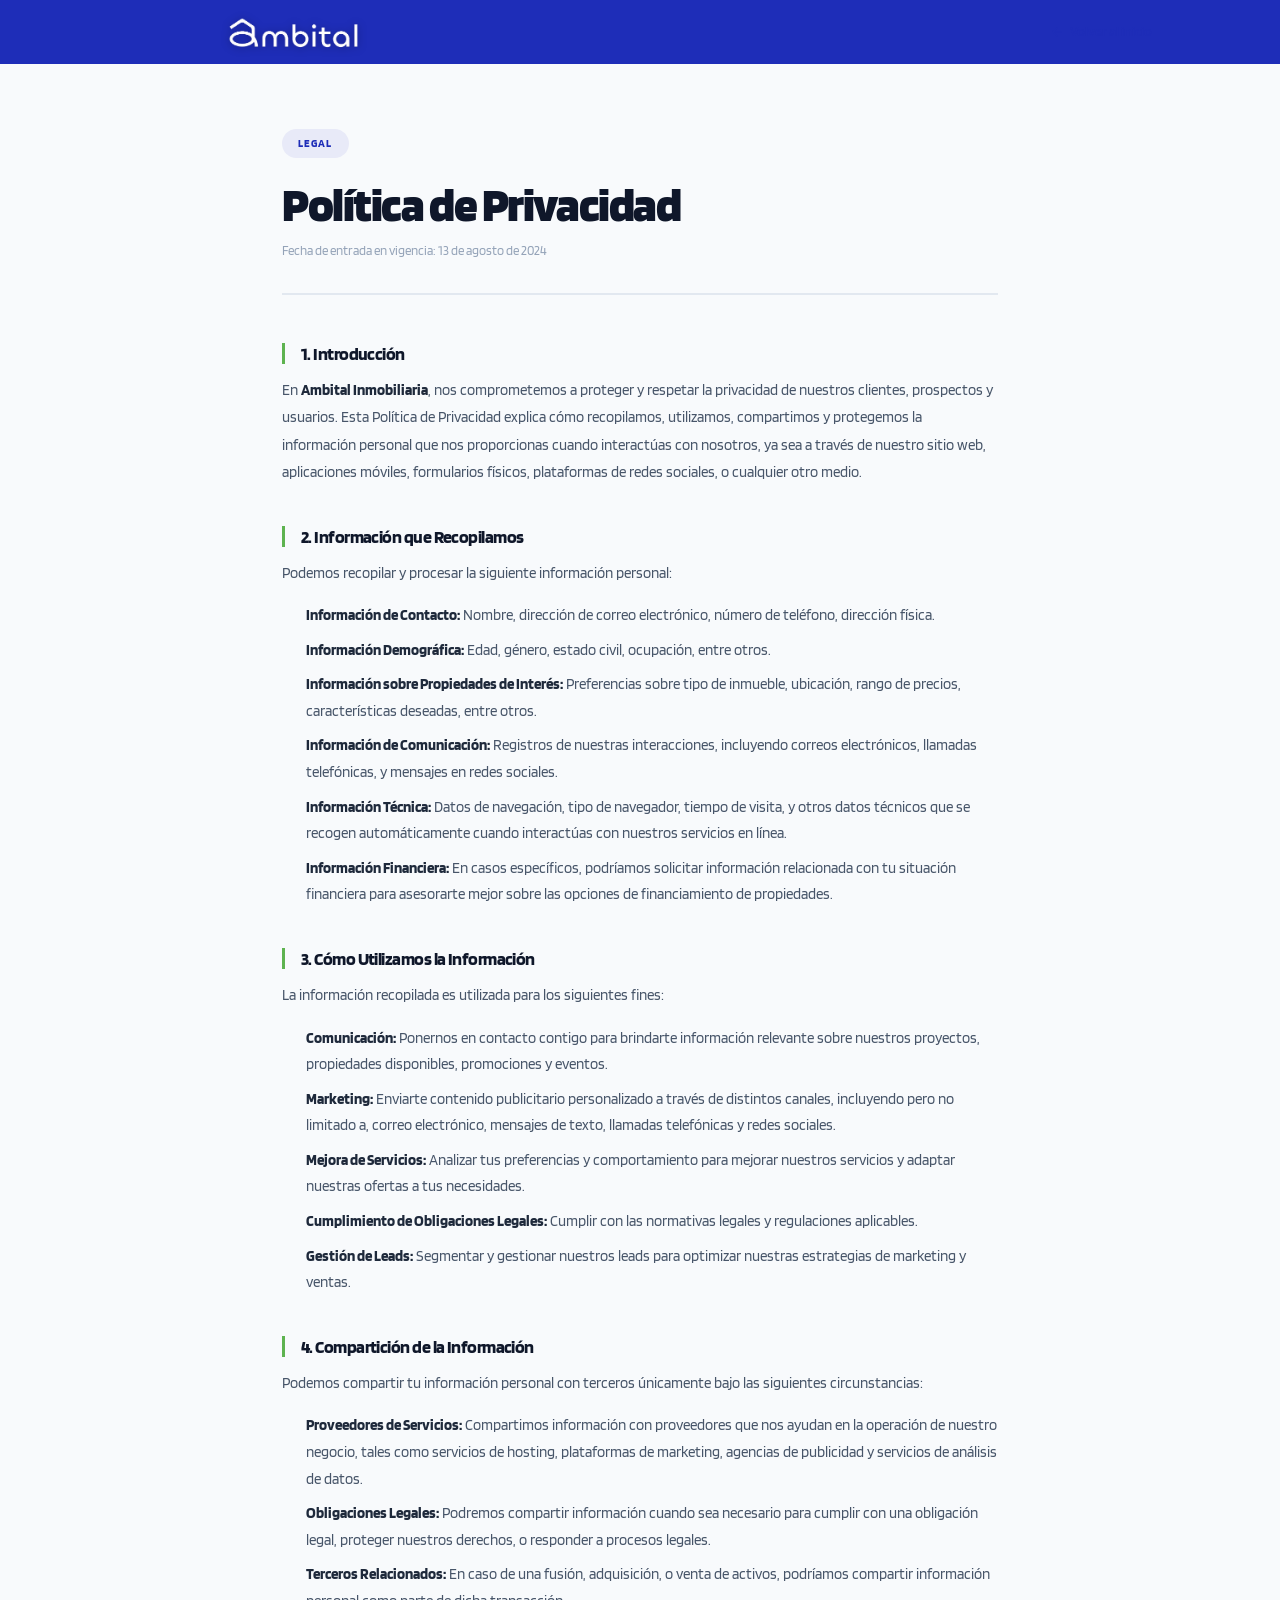
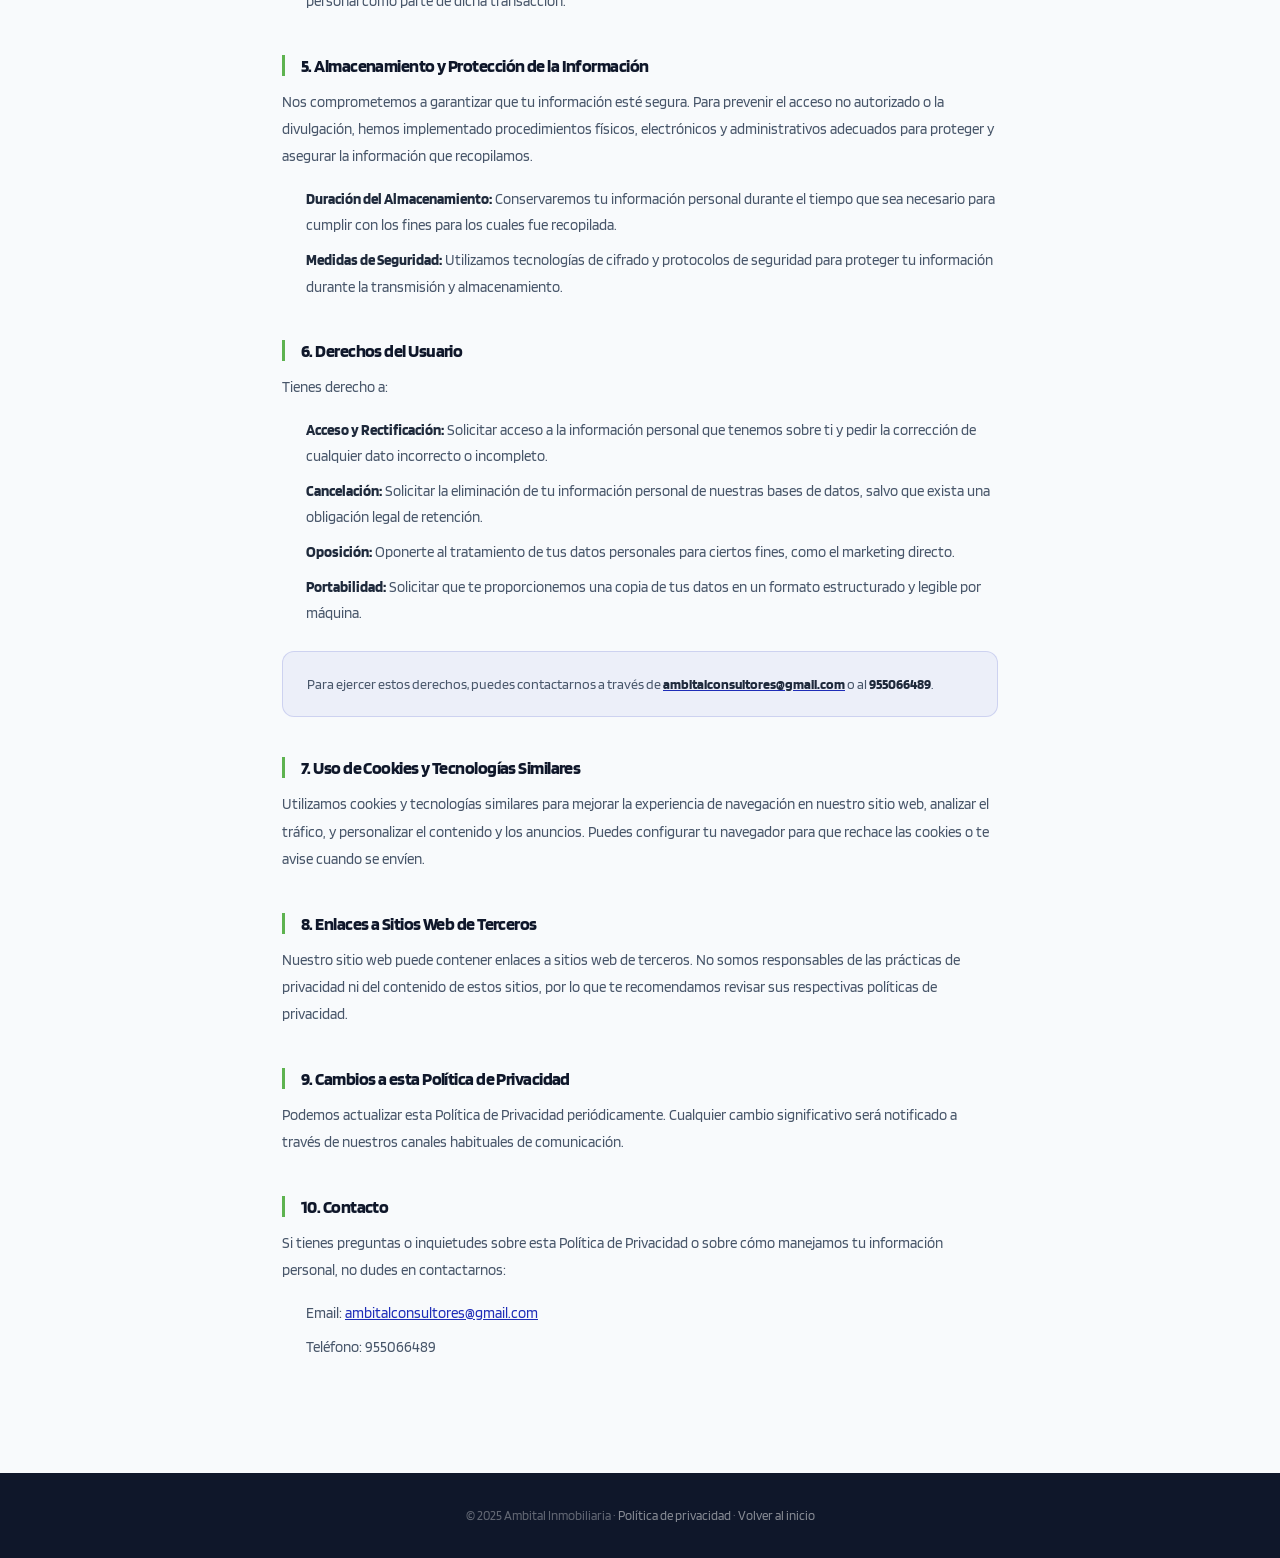
<file: privacidad.html>
<!DOCTYPE html>
<html lang="es">
<head>
  <meta charset="UTF-8" />
  <meta name="viewport" content="width=device-width, initial-scale=1.0" />
  <meta name="description" content="Política de Privacidad de Ambital Inmobiliaria. Conoce cómo tratamos tus datos personales." />
  <title>Política de Privacidad | Ambital Inmobiliaria</title>
  <link rel="stylesheet" href="css/styles.css" />
  <link rel="icon" type="image/png" href="assets/images/logos/favicon.png" />
  <link rel="preconnect" href="https://fonts.googleapis.com" />
  <link rel="preconnect" href="https://fonts.gstatic.com" crossorigin />
  <link href="https://fonts.googleapis.com/css2?family=Blinker:wght@300;400;600;700;800;900&display=swap" rel="stylesheet" />
  <style>
    /* ── Página legal ── */
    body { background: #f8fafc; }

    .legal-page {
      max-width: 780px;
      margin: 0 auto;
      padding: 8rem 2rem 6rem;
    }

    .legal__back {
      display: inline-flex;
      align-items: center;
      gap: 6px;
      font-size: 0.85rem;
      font-weight: 600;
      color: var(--azul);
      margin-bottom: 2.5rem;
      text-decoration: none;
      transition: opacity 0.2s;
      font-family: var(--font);
    }
    .legal__back:hover { opacity: 0.7; }

    .legal__badge {
      display: inline-block;
      font-size: 0.7rem;
      font-weight: 700;
      letter-spacing: 0.1em;
      text-transform: uppercase;
      color: var(--azul);
      background: var(--azul-suave);
      padding: 0.3rem 1rem;
      border-radius: 99px;
      margin-bottom: 1.25rem;
      font-family: var(--font);
    }

    .legal__title {
      font-family: var(--font);
      font-size: clamp(2rem, 5vw, 3rem);
      font-weight: 800;
      color: #0f172a;
      line-height: 1.1;
      letter-spacing: -0.03em;
      margin: 0 0 0.5rem;
    }

    .legal__date {
      font-family: var(--font);
      font-size: 0.82rem;
      color: #94a3b8;
      margin-bottom: 3rem;
      padding-bottom: 2rem;
      border-bottom: 2px solid #e2e8f0;
    }

    .legal__section-title {
      font-family: var(--font);
      font-size: 1.15rem;
      font-weight: 700;
      color: #0f172a;
      margin: 2.5rem 0 0.75rem;
      padding-left: 1rem;
      border-left: 3px solid var(--verde);
    }

    .legal__text {
      font-family: var(--font);
      font-size: 0.95rem;
      line-height: 1.8;
      margin-bottom: 1rem;
      color: #475569;
    }

    .legal__list {
      margin: 0.5rem 0 1rem 1.5rem;
      padding: 0;
    }
    .legal__list li {
      font-family: var(--font);
      font-size: 0.95rem;
      line-height: 1.75;
      color: #475569;
      margin-bottom: 0.5rem;
    }

    strong { color: #1e293b; font-weight: 700; }
    .legal-page a { color: var(--azul); text-decoration: underline; }
    .legal-page a:hover { color: var(--verde); }

    .legal__highlight {
      background: rgba(30, 45, 184, 0.05);
      border: 1px solid rgba(30, 45, 184, 0.15);
      border-radius: 12px;
      padding: 1.25rem 1.5rem;
      margin: 1.5rem 0;
    }
    .legal__highlight p { margin: 0; font-size: 0.9rem; font-family: var(--font); color: #475569; }

    .legal__footer-note {
      margin-top: 3.5rem;
      padding-top: 2rem;
      border-top: 1px solid #e2e8f0;
      font-size: 0.8rem;
      font-family: var(--font);
      color: #94a3b8;
      text-align: center;
    }

    /* Footer simple */
    .legal-footer {
      background: #0f172a;
      padding: 2rem;
      text-align: center;
    }
    .legal-footer p {
      font-family: var(--font);
      font-size: 0.8rem;
      color: rgba(255,255,255,0.35);
      margin: 0;
    }
    .legal-footer a {
      color: rgba(255,255,255,0.5);
      text-decoration: none;
    }
    .legal-footer a:hover { color: #fff; }
  </style>
</head>
<body>

  <!-- HEADER -->
  <header class="header header--solid" id="mainHeader">
    <nav class="nav">
      <a href="index.html" class="nav__logo" aria-label="Ambital Inmobiliaria – Inicio">
        <img src="assets/images/logos/logo.webp" alt="Ambital Inmobiliaria" class="nav__logo-img" />
      </a>
      <a href="index.html" class="legal__back" style="margin:0;">
        <svg width="14" height="14" viewBox="0 0 24 24" fill="none" stroke="currentColor" stroke-width="2.5" stroke-linecap="round" stroke-linejoin="round"><path d="M19 12H5M12 5l-7 7 7 7"/></svg>
        Volver al inicio
      </a>
    </nav>
  </header>

  <main>
    <div class="legal-page">

      <span class="legal__badge">Legal</span>
      <h1 class="legal__title">Política de Privacidad</h1>
      <p class="legal__date">Fecha de entrada en vigencia: 13 de agosto de 2024</p>

      <h2 class="legal__section-title">1. Introducción</h2>
      <p class="legal__text">En <strong>Ambital Inmobiliaria</strong>, nos comprometemos a proteger y respetar la privacidad de nuestros clientes, prospectos y usuarios. Esta Política de Privacidad explica cómo recopilamos, utilizamos, compartimos y protegemos la información personal que nos proporcionas cuando interactúas con nosotros, ya sea a través de nuestro sitio web, aplicaciones móviles, formularios físicos, plataformas de redes sociales, o cualquier otro medio.</p>

      <h2 class="legal__section-title">2. Información que Recopilamos</h2>
      <p class="legal__text">Podemos recopilar y procesar la siguiente información personal:</p>
      <ul class="legal__list">
        <li><strong>Información de Contacto:</strong> Nombre, dirección de correo electrónico, número de teléfono, dirección física.</li>
        <li><strong>Información Demográfica:</strong> Edad, género, estado civil, ocupación, entre otros.</li>
        <li><strong>Información sobre Propiedades de Interés:</strong> Preferencias sobre tipo de inmueble, ubicación, rango de precios, características deseadas, entre otros.</li>
        <li><strong>Información de Comunicación:</strong> Registros de nuestras interacciones, incluyendo correos electrónicos, llamadas telefónicas, y mensajes en redes sociales.</li>
        <li><strong>Información Técnica:</strong> Datos de navegación, tipo de navegador, tiempo de visita, y otros datos técnicos que se recogen automáticamente cuando interactúas con nuestros servicios en línea.</li>
        <li><strong>Información Financiera:</strong> En casos específicos, podríamos solicitar información relacionada con tu situación financiera para asesorarte mejor sobre las opciones de financiamiento de propiedades.</li>
      </ul>

      <h2 class="legal__section-title">3. Cómo Utilizamos la Información</h2>
      <p class="legal__text">La información recopilada es utilizada para los siguientes fines:</p>
      <ul class="legal__list">
        <li><strong>Comunicación:</strong> Ponernos en contacto contigo para brindarte información relevante sobre nuestros proyectos, propiedades disponibles, promociones y eventos.</li>
        <li><strong>Marketing:</strong> Enviarte contenido publicitario personalizado a través de distintos canales, incluyendo pero no limitado a, correo electrónico, mensajes de texto, llamadas telefónicas y redes sociales.</li>
        <li><strong>Mejora de Servicios:</strong> Analizar tus preferencias y comportamiento para mejorar nuestros servicios y adaptar nuestras ofertas a tus necesidades.</li>
        <li><strong>Cumplimiento de Obligaciones Legales:</strong> Cumplir con las normativas legales y regulaciones aplicables.</li>
        <li><strong>Gestión de Leads:</strong> Segmentar y gestionar nuestros leads para optimizar nuestras estrategias de marketing y ventas.</li>
      </ul>

      <h2 class="legal__section-title">4. Compartición de la Información</h2>
      <p class="legal__text">Podemos compartir tu información personal con terceros únicamente bajo las siguientes circunstancias:</p>
      <ul class="legal__list">
        <li><strong>Proveedores de Servicios:</strong> Compartimos información con proveedores que nos ayudan en la operación de nuestro negocio, tales como servicios de hosting, plataformas de marketing, agencias de publicidad y servicios de análisis de datos.</li>
        <li><strong>Obligaciones Legales:</strong> Podremos compartir información cuando sea necesario para cumplir con una obligación legal, proteger nuestros derechos, o responder a procesos legales.</li>
        <li><strong>Terceros Relacionados:</strong> En caso de una fusión, adquisición, o venta de activos, podríamos compartir información personal como parte de dicha transacción.</li>
      </ul>

      <h2 class="legal__section-title">5. Almacenamiento y Protección de la Información</h2>
      <p class="legal__text">Nos comprometemos a garantizar que tu información esté segura. Para prevenir el acceso no autorizado o la divulgación, hemos implementado procedimientos físicos, electrónicos y administrativos adecuados para proteger y asegurar la información que recopilamos.</p>
      <ul class="legal__list">
        <li><strong>Duración del Almacenamiento:</strong> Conservaremos tu información personal durante el tiempo que sea necesario para cumplir con los fines para los cuales fue recopilada.</li>
        <li><strong>Medidas de Seguridad:</strong> Utilizamos tecnologías de cifrado y protocolos de seguridad para proteger tu información durante la transmisión y almacenamiento.</li>
      </ul>

      <h2 class="legal__section-title">6. Derechos del Usuario</h2>
      <p class="legal__text">Tienes derecho a:</p>
      <ul class="legal__list">
        <li><strong>Acceso y Rectificación:</strong> Solicitar acceso a la información personal que tenemos sobre ti y pedir la corrección de cualquier dato incorrecto o incompleto.</li>
        <li><strong>Cancelación:</strong> Solicitar la eliminación de tu información personal de nuestras bases de datos, salvo que exista una obligación legal de retención.</li>
        <li><strong>Oposición:</strong> Oponerte al tratamiento de tus datos personales para ciertos fines, como el marketing directo.</li>
        <li><strong>Portabilidad:</strong> Solicitar que te proporcionemos una copia de tus datos en un formato estructurado y legible por máquina.</li>
      </ul>

      <div class="legal__highlight">
        <p>Para ejercer estos derechos, puedes contactarnos a través de <a href="mailto:ambitalconsultores@gmail.com"><strong>ambitalconsultores@gmail.com</strong></a> o al <strong>955066489</strong>.</p>
      </div>

      <h2 class="legal__section-title">7. Uso de Cookies y Tecnologías Similares</h2>
      <p class="legal__text">Utilizamos cookies y tecnologías similares para mejorar la experiencia de navegación en nuestro sitio web, analizar el tráfico, y personalizar el contenido y los anuncios. Puedes configurar tu navegador para que rechace las cookies o te avise cuando se envíen.</p>

      <h2 class="legal__section-title">8. Enlaces a Sitios Web de Terceros</h2>
      <p class="legal__text">Nuestro sitio web puede contener enlaces a sitios web de terceros. No somos responsables de las prácticas de privacidad ni del contenido de estos sitios, por lo que te recomendamos revisar sus respectivas políticas de privacidad.</p>

      <h2 class="legal__section-title">9. Cambios a esta Política de Privacidad</h2>
      <p class="legal__text">Podemos actualizar esta Política de Privacidad periódicamente. Cualquier cambio significativo será notificado a través de nuestros canales habituales de comunicación.</p>

      <h2 class="legal__section-title">10. Contacto</h2>
      <p class="legal__text">Si tienes preguntas o inquietudes sobre esta Política de Privacidad o sobre cómo manejamos tu información personal, no dudes en contactarnos:</p>
      <ul class="legal__list">
        <li>Email: <a href="mailto:ambitalconsultores@gmail.com">ambitalconsultores@gmail.com</a></li>
        <li>Teléfono: 955066489</li>
      </ul>

    </div>
  </main>

  <!-- FOOTER -->
  <footer class="legal-footer">
    <p>© 2025 Ambital Inmobiliaria · <a href="privacidad.html">Política de privacidad</a> · <a href="index.html">Volver al inicio</a></p>
  </footer>

</body>
</html>
</file>
<file: css/styles.css>
/* ============================================================
   AMBITAL INMOBILIARIA – LANDING PAGE
   styles.css – v3.0
   ============================================================
   Paleta:
     Azul principal : #243b90
     Verde acción   : #5eb350
     Fondo claro    : #f8f9f4
   ============================================================
   Secciones:
   01. Variables & Reset
   02. Tipografía & Utilitarios
   03. Scroll Reveal
   04. Botones
   05. Header & Nav
   06. Hero & Slider
   07. Sección genérica
   08. Proyectos (Cards)
   09. Beneficios (Carousel)
   10. Banner CTA
   11. Ubicación
   12. Testimonios
   13. Clientes (Marquee)
   14. Contacto & Formulario
   15. Footer
   16. WhatsApp flotante
   17. Responsive
   ============================================================ */

/* ============================================================
   01. VARIABLES & RESET
   ============================================================ */
:root {
  /* ── Paleta Ambital ── */
  --azul:           #1e2db8;
  --azul-oscuro:    #1826a0;
  --azul-profundo:  #151f8a;
  --azul-claro:     #3444cc;
  --azul-suave:     #e8eaf8;
  --verde:          #5eb350;
  --verde-hover:    #4da63f;
  --verde-acento:   #7ed957;
  --verde-suave:    #eef7ec;
  --fondo:          #f8fafc;
  --blanco:         #ffffff;
  --gris-borde:     #e2e8f0;
  --gris-texto:     #64748b;
  --gris-suave:     #94a3b8;
  --negro:          #0f172a;
  --whatsapp:       #25d366;
  --whatsapp-hover: #1eb859;

  /* ── Tipografía ── */
  --font:         'Blinker', system-ui, sans-serif;
  --font-display: 'Blinker', system-ui, sans-serif;
  --fs-xs:   0.72rem;
  --fs-sm:   0.875rem;
  --fs-base: 1rem;
  --fs-lg:   1.0625rem;
  --fs-xl:   1.25rem;
  --fs-2xl:  1.625rem;
  --fs-3xl:  2.125rem;
  --fs-4xl:  3rem;
  --fs-5xl:  3.75rem;

  /* ── Escala tipográfica estándar ── */
  --type-h1:    clamp(2.25rem, 4vw, 2.75rem);   /* 36–44px */
  --type-h2:    clamp(1.75rem, 3vw, 2rem);       /* 28–32px */
  --type-h3:    clamp(1.25rem, 2.5vw, 1.5rem);  /* 20–24px */
  --type-body:  0.9375rem;                        /* 15px    */
  --type-small: 0.75rem;                          /* 12px    */
  --lh-heading: 1.15;
  --lh-body:    1.7;
  --mb-h2:      var(--s3);
  --mb-h3:      var(--s2);

  /* ── Espaciado ── */
  --s1:  0.25rem;
  --s2:  0.5rem;
  --s3:  0.75rem;
  --s4:  1rem;
  --s5:  1.25rem;
  --s6:  1.5rem;
  --s8:  2rem;
  --s10: 2.5rem;
  --s12: 3rem;
  --s14: 3.5rem;
  --s16: 4rem;
  --s20: 5rem;

  /* ── Bordes ── */
  --r-sm: 0px;
  --r:    0px;
  --r-lg: 0px;
  --r-xl: 0px;

  /* ── Sombras (tintadas en azul) ── */
  --sh-sm: 0 2px 10px rgba(36,59,144,0.07);
  --sh:    0 6px 24px rgba(36,59,144,0.11);
  --sh-lg: 0 12px 44px rgba(36,59,144,0.15);
  --sh-xl: 0 20px 60px rgba(36,59,144,0.20);

  /* ── Botones ── */
  --btn-gradient:       #4bc24c;
  --btn-gradient-hover: #3aad3b;
  --btn-shadow:         0 3px 14px rgba(22,163,74,0.28);
  --btn-shadow-hover:   0 8px 24px rgba(22,163,74,0.42);
  --btn-radius:         0px;

  /* ── Misc ── */
  --ease:      0.3s ease;
  --container: 1200px;
}

*, *::before, *::after { box-sizing: border-box; margin: 0; padding: 0; }

html {
  scroll-behavior: smooth;
  scroll-padding-top: 92px;
}

body {
  font-family: var(--font);
  font-size: var(--fs-base);
  font-weight: 400;
  color: var(--negro);
  background: var(--blanco);
  overflow-x: hidden;
  line-height: 1.7;
  -webkit-font-smoothing: antialiased;
  -moz-osx-font-smoothing: grayscale;
  text-rendering: optimizeLegibility;
}

img   { display: block; max-width: 100%; height: auto; }
a     { color: inherit; text-decoration: none; }
ul    { list-style: none; }

/* ============================================================
   02. TIPOGRAFÍA & UTILITARIOS
   ============================================================ */

h1, h2, h3, h4, h5, h6 {
  font-family: var(--font);
  font-weight: 700;
  line-height: var(--lh-heading);
  letter-spacing: -0.03em;
  color: var(--negro);
}

h1 { font-size: var(--type-h1); font-weight: 600; margin-bottom: var(--s4); }
h2 { font-size: var(--type-h2); font-weight: 600; margin-bottom: var(--mb-h2); }
h3 { font-size: var(--type-h3); font-weight: 400; margin-bottom: var(--mb-h3); }
h4 { font-size: 1rem;           font-weight: 400; letter-spacing: -0.01em; }
.container {
  width: 100%;
  max-width: var(--container);
  margin-inline: auto;
  padding-inline: var(--s6);
}

.section__tag {
  display: inline-flex;
  align-items: center;
  gap: 7px;
  font-size: 0.72rem;
  font-weight: 600;
  letter-spacing: 0.08em;
  text-transform: uppercase;
  color: var(--azul);
  background: var(--azul-suave);
  padding: 0.35rem 1.2rem;
  border-radius: 4px;
  margin-bottom: var(--s4);
}

.section__tag-dot {
  width: 6px;
  height: 6px;
  border-radius: 50%;
  background: var(--verde-acento);
  flex-shrink: 0;
  box-shadow: 0 0 0 0 rgba(126,217,87,0.55);
  animation: tag-dot-pulse 2.2s ease-in-out infinite;
}

.section__title {
  font-size: var(--type-h2);
  font-weight: 700;
  color: var(--negro);
  line-height: var(--lh-heading);
  letter-spacing: -0.03em;
  margin-bottom: var(--s4);
}

.section__subtitle {
  font-size: var(--type-body);
  font-weight: 400;
  color: var(--gris-texto);
  max-width: 560px;
  line-height: var(--lh-body);
}

.section__header {
  text-align: center;
  margin-bottom: var(--s16);
}

.section__header .section__subtitle { margin-inline: auto; }

/* ============================================================
   03. SCROLL REVEAL
   ============================================================ */
.reveal {
  opacity: 0;
  transform: translateY(28px);
  transition: opacity 0.65s ease, transform 0.65s ease;
}

.reveal.revealed {
  opacity: 1;
  transform: translateY(0);
}

.reveal--d1 { transition-delay: 0.12s; }
.reveal--d2 { transition-delay: 0.24s; }
.reveal--d3 { transition-delay: 0.36s; }
.reveal--d4 { transition-delay: 0.48s; }

/* Entrada pronunciada de abajo hacia arriba */
.reveal--up {
  opacity: 0;
  transform: translateY(60px);
  transition: opacity 0.7s cubic-bezier(0.22,1,0.36,1), transform 0.7s cubic-bezier(0.22,1,0.36,1);
}
.reveal--up.revealed {
  opacity: 1;
  transform: translateY(0);
}

/* Variantes direccionales */
.reveal--left  { transform: translateX(-36px); }
.reveal--right { transform: translateX(36px);  }

.reveal--left.revealed,
.reveal--right.revealed { transform: translateX(0); }

/* Línea decorativa: crece en ancho al aparecer */
.reveal--line {
  transform: scaleX(0);
  transform-origin: left;
  transition: opacity 0.6s ease, transform 0.7s cubic-bezier(0.22,1,0.36,1);
}
.reveal--line.revealed { transform: scaleX(1); }

/* ============================================================
   04. BOTONES
   ============================================================ */
.btn {
  display: inline-flex;
  align-items: center;
  justify-content: center;
  gap: var(--s2);
  padding: 0.7rem 1.4rem;
  border-radius: var(--btn-radius);
  font-family: var(--font);
  font-size: 0.9375rem;
  font-weight: 600;
  letter-spacing: -0.01em;
  cursor: pointer;
  border: 1.5px solid transparent;
  line-height: 1;
  white-space: nowrap;
  transition:
    background 0.22s ease,
    border-color 0.22s ease,
    color 0.22s ease,
    transform 0.22s ease,
    box-shadow 0.22s ease;
}

/* Verde CTA — gradiente */
.btn--primary {
  background: var(--btn-gradient);
  color: #ffffff;
  border-color: transparent;
  box-shadow: var(--btn-shadow);
}
.btn--primary:hover,
.btn--primary:focus-visible {
  background: var(--btn-gradient-hover);
  transform: translateY(-2px);
  box-shadow: var(--btn-shadow-hover);
}

/* Hero CTA — ghost / outline blanco */
.btn--hero {
  padding: 0.85rem 2.2rem;
  font-size: 1rem;
  font-weight: 400;
  letter-spacing: 0.06em;
  border-radius: 0;
  background: transparent;
  color: #ffffff;
  border: 2px solid #ffffff;
  text-shadow: 0 0 20px rgba(255,255,255,0.4);
  box-shadow: none;
}
.btn--hero:hover {
  background: rgba(255,255,255,0.12);
  border-color: #ffffff;
  transform: none;
  box-shadow: none;
}

/* CTA secundario — outline verde sobre fondos claros */
.btn--secondary {
  background: transparent;
  color: var(--verde);
  border-color: rgba(22,163,74,0.45);
  box-shadow: none;
}
.btn--secondary:hover,
.btn--secondary:focus-visible {
  background: rgba(22,163,74,0.06);
  border-color: var(--verde);
  transform: translateY(-2px);
  box-shadow: 0 4px 14px rgba(22,163,74,0.15);
}
.btn--secondary svg { stroke: currentColor; }

/* Contorno blanco */
.btn--outline {
  background: transparent;
  color: var(--blanco);
  border-color: rgba(255,255,255,0.55);
}
.btn--outline:hover,
.btn--outline:focus-visible {
  background: rgba(255,255,255,0.14);
  border-color: var(--blanco);
}

/* WhatsApp */
.btn--whatsapp {
  background: var(--whatsapp);
  color: var(--blanco);
  border-color: var(--whatsapp);
  box-shadow: 0 4px 18px rgba(37,211,102,0.30);
}
.btn--whatsapp:hover,
.btn--whatsapp:focus-visible {
  background: var(--whatsapp-hover);
  border-color: var(--whatsapp-hover);
  transform: translateY(-2px) scale(1.02);
}

.btn--sm   { padding: 0.55rem 1.2rem; font-size: var(--fs-sm); border-radius: var(--r-sm); }
.btn--lg   { padding: 1rem 2.25rem; font-size: var(--fs-lg); }
.btn--full { width: 100%; }

/* ============================================================
   05. HEADER & NAV
   ============================================================ */
/* ── Header ── */
.header {
  position: fixed;
  inset-block-start: 0;
  inset-inline: 0;
  z-index: 100;
  background: transparent;
  transition: background 0.4s ease, box-shadow 0.4s ease;
}

.header--solid {
  background: #1e2db8;
  box-shadow: none;
}

/* Nav */
.nav {
  display: flex;
  align-items: center;
  height: 64px;
  padding-inline-start: clamp(2.5rem, 5vw, 5.5rem);
  padding-inline-end: 8rem;
  width: 100%;
  gap: 2rem;
}

.header--scrolled .nav { height: 74px; }

/* Logo */
.nav__logo {
  display: flex;
  align-items: center;
  flex-shrink: 0;
  text-decoration: none;
  margin-right: auto;
  margin-left: 8rem;
}

.nav__logo-img {
  height: 72px;
  width: auto;
  object-fit: contain;
  filter: drop-shadow(0 1px 4px rgba(0,0,0,0.3));
  transition: height 0.3s ease;
  flex-shrink: 0;
}

.header--scrolled .nav__logo-img { height: 66px; }

.nav__logo-text {
  display: flex;
  flex-direction: column;
  line-height: 1.15;
  font-size: 0.82rem;
  font-weight: 800;
  letter-spacing: 0.12em;
  color: #ffffff;
  user-select: none;
}

.nav__logo-text--light {
  font-weight: 400;
  letter-spacing: 0.14em;
  opacity: 0.80;
  font-size: 0.68rem;
}

/* Menú */
.nav__menu {
  display: flex;
  align-items: center;
  gap: 2.5rem;
  list-style: none;
  margin-right: clamp(4.5rem, 9vw, 11rem);
}

/* Links */
.nav__link {
  font-size: 1.05rem;
  font-weight: 200;
  font-family: var(--font);
  letter-spacing: 0;
  color: rgba(255,255,255,0.97);
  position: relative;
  padding-block: 0.25rem;
  white-space: nowrap;
  transition: color 0.2s ease;
}

.nav__link::after {
  content: '';
  position: absolute;
  bottom: -2px;
  left: 0;
  width: 0;
  height: 2px;
  background: #4bc24c;
  border-radius: 2px;
  transition: width 0.2s ease;
}

.nav__link:hover,
.nav__link.active { color: #ffffff; }
.nav__link:hover::after,
.nav__link.active::after { width: 100%; }

/* Botón CTA */
.nav__link--cta {
  background: none;
  border: none;
  padding-block: 0.25rem;
}
.nav__link--cta:hover { background: none; border: none; }

/* Links sueltos solo para mobile — ocultos en desktop */
.nav__mobile-only { display: none; }

/* X cerrar menú — oculta en desktop */
.nav__menu-close-wrap { display: none; }

/* Carousel reels mobile — oculto en desktop */
.reels__mobile-nav { display: none; }
.reels__mobile-wrapper { display: contents; }
.reels__mobile-arrow { display: none; }

/* ── Dropdown "Más" ── */
.nav__dropdown {
  position: relative;
}

.nav__dropdown-btn {
  background: none;
  border: none;
  cursor: pointer;
  display: inline-flex;
  align-items: center;
  gap: 4px;
  font-family: var(--font);
  font-size: 0.95rem;
  font-weight: 300;
  letter-spacing: 0.04em;
  padding: 0;
}

.nav__dropdown-chevron,
.nav__dropdown-arrow {
  transition: transform 0.22s ease;
  flex-shrink: 0;
  margin-top: 1px;
}

.nav__dropdown.open .nav__dropdown-chevron,
.nav__dropdown.open .nav__dropdown-arrow {
  transform: rotate(180deg);
}

.nav__dropdown-menu {
  position: absolute;
  top: calc(100% + 14px);
  left: 50%;
  transform: translateX(-50%) translateY(-6px);
  background: #ffffff;
  border-radius: 0;
  box-shadow: 0 8px 32px rgba(15,23,42,0.13), 0 1px 4px rgba(15,23,42,0.06);
  border: 1px solid rgba(0,0,0,0.07);
  min-width: 190px;
  padding: 6px;
  opacity: 0;
  visibility: hidden;
  transition: opacity 0.2s ease, transform 0.2s ease, visibility 0.2s ease;
  z-index: 200;
  list-style: none;
}

.nav__dropdown.open .nav__dropdown-menu {
  opacity: 1;
  visibility: visible;
  transform: translateX(-50%) translateY(0);
}

/* Flecha decorativa apuntando al botón */
.nav__dropdown-menu::before {
  content: '';
  position: absolute;
  top: -6px;
  left: 50%;
  transform: translateX(-50%);
  width: 12px;
  height: 6px;
  background: #ffffff;
  clip-path: polygon(50% 0%, 0% 100%, 100% 100%);
  filter: drop-shadow(0 -1px 1px rgba(0,0,0,0.06));
}

.nav__dropdown-link {
  display: flex;
  align-items: center;
  gap: var(--s3);
  padding: 10px 14px;
  border-radius: 0;
  font-size: 0.875rem;
  font-weight: 500;
  color: var(--negro);
  white-space: nowrap;
  transition: background 0.15s ease, color 0.15s ease;
}

.nav__dropdown-link:hover {
  background: var(--azul-suave);
  color: var(--azul);
}

/* Hamburguesa */
.nav__toggle {
  display: none;
  flex-direction: column;
  gap: 5px;
  background: none;
  border: none;
  cursor: pointer;
  padding: var(--s2);
  z-index: 1;
}

.nav__toggle span {
  display: block;
  width: 26px;
  height: 2px;
  background: var(--blanco);
  border-radius: 2px;
  transition: transform var(--ease), opacity var(--ease);
}

.nav__toggle.open span:nth-child(1) { transform: none; }
.nav__toggle.open span:nth-child(2) { opacity: 1; }
.nav__toggle.open span:nth-child(3) { transform: none; }

/* ============================================================
   06. HERO & SLIDER  (fondo de pantalla completa)
   ============================================================ */
.hero {
  position: relative;
  min-height: 100vh;
  min-height: 100dvh; /* descuenta barra del navegador en mobile */
  display: flex;
  align-items: center;
  overflow: hidden;
  background-color: var(--azul-profundo);
}

/* ── Fondo video ── */
.hero__slides {
  position: absolute;
  inset: 0;
  z-index: 0;
  background: #0a0a0e;
}

.hero__slides::before,
.hero__slides::after { display: none; }

.hero__bg-image { display: none; }

.hero__slide {
  position: absolute;
  inset: 0;
  opacity: 0;
  z-index: 0;
  transition: opacity 1.2s ease;
  background-size: cover;
  background-position: center;
  filter: grayscale(100%);
}

.hero__slide--active {
  opacity: 1;
  z-index: 2;
}

.hero__slide--prev {
  opacity: 1;
  z-index: 1;
}

/* Video de fondo */
.hero__slide video {
  position: absolute;
  inset: 0;
  width: 100%;
  height: 100%;
  object-fit: cover;
  object-position: center;
  filter: grayscale(100%);
}


/* Overlay oscuro sobre el video */
.hero__overlay {
  position: absolute;
  inset: 0;
  z-index: 1;
  background: rgba(0, 0, 0, 0.58);
  pointer-events: none;
}

/* Degradado bottom para suavizar */
.hero__overlay-bottom {
  position: absolute;
  inset: 0;
  z-index: 1;
  background: linear-gradient(to top, rgba(0,0,0,0.45) 0%, transparent 30%);
  pointer-events: none;
}

.hero__overlay-vignette { display: none; }

/* ── Línea decorativa vertical — oculta ── */
.hero__line { display: none; }

/* ── Flechas slider ── */
.hero__arrow {
  position: absolute;
  top: 50%;
  transform: translateY(-50%);
  z-index: 5;
  background: none;
  border: none;
  color: #ffffff;
  cursor: pointer;
  padding: 0.5rem 1rem;
  line-height: 1;
  transition: opacity 0.2s ease, transform 0.2s ease;
  user-select: none;
  opacity: 0.85;
}
.hero__arrow:hover { opacity: 1; transform: translateY(-50%) scale(1.12); }
.hero__arrow--prev { left: clamp(4rem, 8vw, 10rem); }
.hero__arrow--next { right: clamp(4rem, 8vw, 10rem); }
.hero__arrow svg { display: block; pointer-events: none; width: 56px; height: 56px; stroke-width: 3.5; }

/* ── Acento decorativo debajo del CTA ── */
.hero__accent {
  display: none;
  width: 36px;
  height: 4px;
  background: #4bc24c;
  border-radius: 2px;
  margin: 1.5rem auto 0;
}

/* ── Contenido ── */
.hero__content {
  position: relative;
  z-index: 3;
  padding-block: 12rem 5rem;
  width: 100%;
  display: flex;
  flex-direction: column;
  align-items: center;
  justify-content: center;
  text-align: center;
  animation: hero-content-in 1s cubic-bezier(0.22,1,0.36,1) both;
}

/* Columna texto */
.hero__text {
  display: flex;
  flex-direction: column;
  align-items: center;
  text-align: center;
  max-width: 680px;
}

/* Columna foto */
.hero__photo {
  position: relative;
  display: flex;
  justify-content: flex-start;
  align-items: center;
  height: 100%;
  min-height: 0;
  padding: 40px 50px 0 0;
}

/* Shapes decorativos */
.hero__shape {
  position: absolute;
  pointer-events: none;
}

/* Shape blanca — esquina superior derecha, mella cóncava abajo-izquierda */
.hero__shape--tr {
  top: 0;
  right: 0;
  width: 195px;
  height: 180px;
  background: rgba(255,255,255,0.12);
  overflow: hidden;
  z-index: 1;
}

.hero__shape--tr::after {
  content: '';
  position: absolute;
  bottom: -80px;
  left: -80px;
  width: 200px;
  height: 200px;
  background: #1e2db8;
  border-radius: 50%;
}

/* Shape verde — esquina inferior izquierda, quarter-circle convex */
.hero__shape--bl {
  bottom: 0;
  left: 0;
  width: 130px;
  height: 115px;
  background: var(--verde);
  border-top-right-radius: 100%;
  opacity: 0.90;
  z-index: 1;
}

/* Frame imagen — bóveda arriba, esquina inf-izq recta */
.hero__photo-frame {
  position: relative;
  z-index: 2;
  width: calc(100% - 10px);
  max-width: 420px;
  height: 490px;
  border-radius: 130px 130px 24px 0;
  overflow: hidden;
  box-shadow: 0 20px 52px rgba(10,18,80,0.28);
  animation: hero-content-in 1s 0.3s cubic-bezier(0.22,1,0.36,1) both;
}

.hero__photo-img {
  width: 100%;
  height: 100%;
  object-fit: cover;
  object-position: center top;
  display: block;
}

@keyframes hero-content-in {
  from { opacity: 0; transform: translateY(32px); }
  to   { opacity: 1; transform: translateY(0); }
}

/* Tag pulsante */
.hero__tag {
  display: inline-flex;
  align-items: center;
  gap: 10px;
  background: rgba(94,179,80,0.12);
  border: 1px solid rgba(94,179,80,0.40);
  color: #9de890;
  font-size: 0.875rem;
  font-weight: 700;
  letter-spacing: 0.10em;
  text-transform: uppercase;
  padding: 0.5rem 1.3rem;
  border-radius: 0;
  margin-bottom: var(--s6);
  backdrop-filter: blur(8px);
  animation: hero-content-in 0.9s 0.1s cubic-bezier(0.22,1,0.36,1) both;
}

.hero__tag-dot {
  width: 7px; height: 7px;
  border-radius: 50%;
  background: var(--verde-acento);
  box-shadow: 0 0 0 0 rgba(126,217,87,0.6);
  animation: tag-pulse 2.4s ease-in-out infinite;
  flex-shrink: 0;
}

/* Título grande */
.hero__title {
  font-size: clamp(2.625rem, 6vw, 4.125rem);
  font-weight: 700;
  color: var(--blanco);
  line-height: 1.1;
  letter-spacing: -0.01em;
  margin-bottom: var(--s5);
  text-shadow: 0 2px 24px rgba(0,0,0,0.65);
  animation: hero-content-in 0.9s 0.2s cubic-bezier(0.22,1,0.36,1) both;
}

/* Énfasis verde Ambital (proyecto) */
.hero__title em {
  font-style: normal;
  color: #5eb350;
  -webkit-text-fill-color: #5eb350;
}

/* Énfasis azul Ambital (venta) */
.hero__title .hero__em--azul {
  color: #1e2db8;
  -webkit-text-fill-color: #1e2db8;
}

/* Subtítulo */
.hero__subtitle {
  font-size: 1.215rem;
  font-weight: 400;
  color: rgba(255,255,255,0.70);
  line-height: 1.75;
  margin-bottom: var(--s10);
  animation: hero-content-in 0.9s 0.32s cubic-bezier(0.22,1,0.36,1) both;
}

/* Botones */
.hero__actions {
  display: flex;
  flex-wrap: wrap;
  gap: var(--s4);
  margin-bottom: var(--s10);
  animation: hero-content-in 0.9s 0.44s cubic-bezier(0.22,1,0.36,1) both;
}

.hero__actions .btn--primary {
  font-size: var(--fs-base);
  padding: 0.78rem 1.75rem;
  box-shadow: 0 5px 22px rgba(22,163,74,0.38);
  transition: background 0.22s ease, transform 0.22s ease, box-shadow 0.22s ease;
}
.hero__actions .btn--primary svg { transition: transform 0.22s ease; }
.hero__actions .btn--primary:hover {
  transform: translateY(-2px);
  box-shadow: 0 10px 32px rgba(22,163,74,0.50);
}
.hero__actions .btn--primary:hover svg { transform: translateX(4px); }

/* Botón glass */
.btn--glass {
  display: inline-flex;
  align-items: center;
  gap: 8px;
  padding: 0.95rem 1.7rem;
  border-radius: var(--r);
  background: rgba(255,255,255,0.10);
  border: 1.5px solid rgba(255,255,255,0.30);
  color: #ffffff;
  font-weight: 600;
  font-size: var(--fs-sm);
  text-decoration: none;
  backdrop-filter: blur(10px);
  -webkit-backdrop-filter: blur(10px);
  transition: background 0.25s ease, border-color 0.25s ease, transform 0.25s ease;
}
.btn--glass:hover {
  background: rgba(255,255,255,0.18);
  border-color: rgba(255,255,255,0.60);
  transform: translateY(-2px);
}

/* Botón texto-link (secundario sobre hero oscuro) */
.btn--text-link {
  display: inline-flex;
  align-items: center;
  gap: 6px;
  padding: 0.78rem 0.25rem;
  background: none;
  border: none;
  color: rgba(255,255,255,0.75);
  font-weight: 500;
  font-size: var(--fs-sm);
  text-decoration: none;
  transition: color 0.2s ease, gap 0.2s ease;
  cursor: pointer;
}
.btn--text-link:hover {
  color: #ffffff;
  gap: 10px;
}
.btn--text-link svg {
  transition: transform 0.2s ease;
}
.btn--text-link:hover svg {
  transform: translateX(3px);
}

/* ── Dots ── */
.hero__dots {
  position: absolute;
  bottom: 2rem;
  left: 0;
  right: 0;
  z-index: 5;
  display: flex;
  justify-content: center;
  align-items: center;
  gap: 8px;
  animation: hero-content-in 0.9s 0.55s cubic-bezier(0.22,1,0.36,1) both;
}

.hero__dot {
  width: 8px; height: 8px;
  padding: 0;
  border: none;
  border-radius: 0;
  background: rgba(255,255,255,0.28);
  cursor: pointer;
  transition: background var(--ease), width 0.35s ease;
}

.hero__dot--active {
  background: #1e2db8;
  width: 28px;
}

/* ── Métricas — banda entre hero y nosotros ── */
.hero__metrics {
  position: relative;
  z-index: 3;
  background: #ffffff;
  border-bottom: 1px solid rgba(0,0,0,0.06);
  box-shadow: 0 2px 12px rgba(15,23,42,0.05);
}

.hero__metrics-grid {
  display: flex;
  align-items: stretch;
  justify-content: space-between;
  position: relative;
  z-index: 1;
}

.hero__metric-item {
  display: flex;
  flex-direction: column;
  align-items: center;
  text-align: center;
  padding: 16px 24px;
  flex: 1;
  cursor: default;
  gap: 3px;
  position: relative;
  transition: background 0.3s ease;
}

.hero__metric-item:hover {
  background: rgba(28,44,163,0.02);
}

.hero__metric-icon {
  width: 28px;
  height: 28px;
  border-radius: 0;
  display: flex;
  align-items: center;
  justify-content: center;
  margin-bottom: 2px;
  flex-shrink: 0;
}

.hero__metric-icon--blue {
  background: rgba(94,179,80,0.12);
  color: var(--verde);
}

.hero__metric-icon--green {
  background: rgba(94,179,80,0.12);
  color: var(--verde);
}

.hero__metric-num {
  display: block;
  font-size: clamp(2rem, 3.5vw, 2.75rem);
  font-weight: 700;
  color: var(--azul);
  line-height: 1;
  letter-spacing: -0.03em;
  font-family: var(--font-display);
}

.hero__metric-num--green {
  color: var(--azul);
}

.hero__metric-label {
  font-size: 0.85rem;
  font-weight: 300;
  color: var(--gris-texto);
  letter-spacing: 0.03em;
  line-height: 1.4;
  max-width: 140px;
}

.hero__metric-sep {
  width: 1px;
  align-self: stretch;
  background: linear-gradient(to bottom,
    transparent 0%,
    rgba(0,0,0,0.08) 25%,
    rgba(0,0,0,0.08) 75%,
    transparent 100%);
  flex-shrink: 0;
  margin-block: 8px;
}

/* ── Scroll indicator ── */
.hero__scroll {
  position: absolute;
  bottom: 72px;
  right: 48px;
  z-index: 3;
  display: flex;
  flex-direction: column;
  align-items: center;
  gap: 6px;
}

.hero__scroll span {
  display: block;
  width: 22px;
  height: 36px;
  border: 2px solid rgba(255,255,255,0.30);
  border-radius: 0;
  position: relative;
}

.hero__scroll span::after {
  content: '';
  position: absolute;
  top: 5px;
  left: 50%;
  transform: translateX(-50%);
  width: 4px;
  height: 8px;
  background: rgba(255,255,255,0.70);
  border-radius: 0;
  animation: scroll-dot 1.8s ease-in-out infinite;
}

@keyframes scroll-dot {
  0%   { opacity: 1; transform: translateX(-50%) translateY(0); }
  100% { opacity: 0; transform: translateX(-50%) translateY(14px); }
}

/* ============================================================
   ESTADÍSTICAS – sección independiente
   ============================================================ */
/* ============================================================
   06. ESTADÍSTICAS — editorial bold
   ============================================================ */
.stats {
  background: #f8fafc;
  padding-block: var(--s16) var(--s12);
  position: relative;
}

/* Línea decorativa top */
.stats::before {
  content: '';
  position: absolute;
  top: 0; left: 0; right: 0;
  height: 3px;
  background: linear-gradient(90deg, var(--azul) 0%, var(--verde) 50%, transparent 100%);
}

/* ── Grid ── */
.stats__grid {
  display: grid;
  grid-template-columns: repeat(4, 1fr);
  gap: 0;
}

/* ── Cada stat ── */
.stats__item {
  display: flex;
  flex-direction: column;
  align-items: center;
  text-align: center;
  padding: var(--s8) var(--s8) var(--s10);
  position: relative;
  cursor: default;
  transition: transform 0.35s cubic-bezier(0.22,1,0.36,1);
}

/* Separador vertical */
.stats__item + .stats__item::before {
  content: '';
  position: absolute;
  top: 20%;
  bottom: 20%;
  left: 0;
  width: 1px;
  background: linear-gradient(to bottom, transparent, #e2e8f0 30%, #e2e8f0 70%, transparent);
}

.stats__item:hover { transform: translateY(-6px); }

/* ── Número: protagonista absoluto ── */
.stats__number {
  display: block;
  font-size: clamp(2.8rem, 4.5vw, 4rem);
  font-weight: 900;
  color: #4bc24c;
  line-height: 1;
  letter-spacing: -0.06em;
  margin-bottom: var(--s4);
  font-family: var(--font-display);
  transition: color 0.25s ease;
}

/* ── Barra de acento inferior ── */
.stats__bar {
  width: 32px;
  height: 3px;
  border-radius: 3px;
  background: var(--azul);
  margin: 0 auto var(--s4);
  transition: width 0.4s cubic-bezier(0.22,1,0.36,1);
}
.stats__item:hover .stats__bar { width: 60px; }

/* ── Etiqueta ── */
.stats__label {
  display: block;
  font-size: 0.75rem;
  font-weight: 600;
  letter-spacing: 0.06em;
  text-transform: uppercase;
  color: var(--azul);
  line-height: 1.7;
}

/* ── Verde: satisfacción ── */
.stats__item--green .stats__number { color: var(--verde); }
.stats__item--green .stats__bar   { background: var(--verde); }
.stats__item--green:hover .stats__number { color: var(--verde-hover); }

/* ── Wave divider ── */
.wave-divider {
  display: block;
  line-height: 0;
  overflow: hidden;
  margin-bottom: -2px; /* evita gap de 1px por subpixel */
}

.wave-divider svg {
  display: block;
  width: 100%;
  height: clamp(48px, 6vw, 80px);
}

.wave-divider--nosotros {
  background: #ffffff; /* color de stats (fondo) */
}


/* ============================================================
   07. SECCIÓN GENÉRICA
   ============================================================ */
.section { padding-block: var(--s8); }

/* ── Sistema de fondos ──────────────────────────────────────
   Secuencia de scroll:
   hero (azul oscuro)
   → hero__metrics (#ffffff)
   → nosotros      (#ffffff)  — continuo, separado por sombra
   → reels-sec     (#f8fafc)  — cambio suave con divisor 1px
   → casos         (#ffffff)  — divisor 1px
   → aliados       (#f8fafc)  — divisor 1px
   → contacto      (#ffffff)  — divisor 1px
   → footer        (#1c2ca3)  — acento de color marca
   ──────────────────────────────────────────────────────── */
.proyectos   { background: #f8fafc; }
.beneficios  { background: #ffffff; }
.ubicacion   { background: var(--blanco); }
.testimonios { background: var(--fondo); }
.contacto    { /* background definido en sección 14 */ }

/* Separadores sutiles entre secciones */
.reels-sec { border-top: none; }
.casos     { border-top: none; }
.aliados   { border-top: none; }
.contacto  { border-top: none; }

/* Cada sección ocupa exactamente una pantalla */
.nosotros,
.reels-sec,
.casos,
.aliados,
.contacto {
  min-height: 100vh;
  display: flex;
  flex-direction: column;
  justify-content: center;
}
.nosotros > .container,
.reels-sec > .container,
.casos > .container,
.aliados > .container,
.contacto > .container {
  width: 100%;
}

/* ============================================================
   08b. QUIÉNES SOMOS — editorial minimalista
   ============================================================ */

.nosotros {
  background: #ffffff;
  padding-block: var(--s8);
  overflow: hidden;
  position: relative;
  border-top: none;
}

/* Blob decorativo grande — esquina superior izquierda */
.nosotros::before {
  content: '';
  position: absolute;
  top: -140px;
  left: -140px;
  width: 560px;
  height: 560px;
  border-radius: 50%;
  background: radial-gradient(circle, rgba(36,59,144,0.08) 0%, transparent 65%);
  pointer-events: none;
  z-index: 0;
}

/* Blob verde — esquina inferior derecha */
.nosotros::after {
  content: '';
  position: absolute;
  bottom: -100px;
  right: -60px;
  width: 380px;
  height: 380px;
  border-radius: 50%;
  background: radial-gradient(circle, rgba(94,179,80,0.07) 0%, transparent 65%);
  pointer-events: none;
  z-index: 0;
}

.nosotros .container,
.nosotros__block { position: relative; z-index: 1; }

/* ── ① Encabezado superior centrado ── */
.nosotros__header {
  text-align: center;
  max-width: 600px;
  margin-inline: auto;
  margin-bottom: var(--s8);
}

.nosotros__main-title {
  font-size: clamp(var(--fs-2xl), 3.5vw, var(--fs-3xl));
  font-weight: 900;
  color: var(--negro);
  line-height: 1.1;
  letter-spacing: -0.035em;
  margin-block: var(--s4) var(--s5);
}

.nosotros__main-title em {
  font-style: normal;
  color: var(--azul);
}

.nosotros__main-desc {
  font-size: var(--fs-base);
  color: var(--gris-texto);
  line-height: 1.75;
}

/* ── ② Grid abierto sin card ── */
.nosotros__block {
  display: grid;
  grid-template-columns: 0.91fr 1.1fr;
  gap: clamp(40px, 6vw, 80px);
  align-items: center;
}

/* ── Columna imagen ── */
.nosotros__img-col {
  position: relative;
  display: flex;
  align-items: center;
  justify-content: center;
}

/* Bloque decorativo detrás — offset para dar profundidad */
.nosotros__img-col::before { display: none; }
.nosotros__img-col::after { display: none; }

/* Animación de entrada */
.nosotros__img-col.reveal {
  transform: translateX(-60px);
  transition: opacity 0.9s cubic-bezier(0.25, 0.46, 0.45, 0.94),
              transform 0.9s cubic-bezier(0.25, 0.46, 0.45, 0.94);
}

.nosotros__img-col.revealed {
  transform: translateX(0);
}

/* Marco de imagen — cuadrado redondeado elegante */
.nosotros__img-frame {
  position: relative;
  overflow: hidden;
  width: 100%;
  max-width: 100%;
  aspect-ratio: 1 / 1;
  border-radius: 0;
  border: none;
  box-shadow: none;
  z-index: 1;
}

/* ── Imagen única ── */
.nosotros__single-img {
  position: absolute;
  inset: 0;
  width: 100%;
  height: 100%;
  object-fit: cover;
  display: block;
  transition: transform 0.6s cubic-bezier(0.22,1,0.36,1);
}

.nosotros__img-frame:hover .nosotros__single-img {
  transform: none;
}

.nosotros__img-overlay {
  position: absolute;
  inset: 0;
  background: linear-gradient(
    to top,
    rgba(10,18,50,0.55) 0%,
    rgba(10,18,50,0.10) 50%,
    transparent 100%
  );
  z-index: 1;
  pointer-events: none;
}


/* Badge flotante */
.nosotros__badge {
  position: absolute;
  bottom: var(--s6);
  left: var(--s6);
  display: flex;
  align-items: center;
  gap: var(--s3);
  background: linear-gradient(135deg, var(--azul) 0%, var(--azul-claro) 100%);
  border-radius: 0;
  padding: 14px 20px;
  box-shadow: 0 12px 32px rgba(36,59,144,0.35);
  z-index: 3;
  border: 1px solid rgba(255,255,255,0.15);
}

.nosotros__badge-num {
  font-size: 2rem;
  font-weight: 900;
  color: #ffffff;
  line-height: 1;
  letter-spacing: -0.04em;
  font-family: var(--font-display);
}

.nosotros__badge-txt {
  font-size: 0.65rem;
  font-weight: 600;
  color: rgba(255,255,255,0.75);
  line-height: 1.4;
  text-transform: uppercase;
  letter-spacing: 0.07em;
}

/* ── Trust tag ── */
.nosotros__trust-tag {
  display: inline-flex;
  align-items: center;
  gap: 8px;
  background: rgba(94,179,80,0.10);
  border: 1px solid rgba(94,179,80,0.25);
  border-radius: 0;
  padding: 5px 14px 5px 10px;
  font-size: 0.72rem;
  font-weight: 700;
  color: #16a34a;
  letter-spacing: 0.01em;
  margin-bottom: var(--s4);
}

.nosotros__section-tag { align-self: center; gap: 10px; margin-top: var(--s2); }

.nosotros__trust-dot {
  width: 7px;
  height: 7px;
  border-radius: 50%;
  background: #22c55e;
  box-shadow: 0 0 0 3px rgba(34,197,94,0.25);
  flex-shrink: 0;
  animation: pulse-dot 2s ease-in-out infinite;
}

/* ── Columna contenido ── */
.nosotros__content {
  display: flex;
  flex-direction: column;
  justify-content: center;
  align-items: center;
  text-align: center;
  gap: var(--s4);
  padding: var(--s4) clamp(var(--s4), 4vw, var(--s8));
  width: 100%;
}

.nosotros__subtitle {
  font-size: clamp(1.4rem, 2.8vw, 1.9rem);
  font-weight: 700;
  color: var(--negro);
  line-height: 1.2;
  letter-spacing: -0.025em;
  margin: 0;
}

.nosotros__subtitle em {
  font-style: normal;
  color: #4bc24c;
  -webkit-text-fill-color: #4bc24c;
  position: relative;
}

.nosotros__subtitle em::after {
  content: '';
  position: absolute;
  left: 0; right: 0;
  bottom: -3px;
  height: 0px;
  border-radius: 2px;
  background: linear-gradient(90deg, var(--verde), #86efac);
  opacity: 0.5;
}

.nosotros__desc {
  font-size: var(--type-body);
  color: var(--gris-texto);
  line-height: 1.65;
  margin: 0;
}

.nosotros__claim {
  font-size: 0.8rem;
  font-weight: 500;
  color: rgba(71,85,105,0.70);
  line-height: 1.5;
  margin: 0;
  margin-bottom: var(--s3);
  padding-left: var(--s3);
  border-left: 2px solid var(--verde);
}

.nosotros__desc strong,
.nosotros__desc em,
.reels__feat-title em {
  font-weight: 700;
  font-style: normal;
  color: var(--negro);
  background: linear-gradient(90deg, rgba(94,179,80,0.15) 0%, rgba(94,179,80,0.05) 100%);
  border-radius: 3px;
  padding: 0 3px;
}

/* ── Divisor ── */
.nosotros__divider {
  display: flex;
  align-items: center;
  gap: var(--s4);
  width: 100%;
  margin: 0;
}

.nosotros__divider::before {
  content: '';
  flex: 1;
  height: 1px;
  background: linear-gradient(to right, var(--verde), transparent);
  opacity: 0.30;
}

.nosotros__divider span {
  font-size: 0.68rem;
  font-weight: 700;
  text-transform: uppercase;
  letter-spacing: 0.12em;
  color: var(--verde);
  white-space: nowrap;
}

/* ── Carrusel de cards nosotros ── */
.nos-carousel {
  width: 100%;
  margin-bottom: var(--s8);
}

.nos-carousel__track {
  position: relative;
  min-height: 110px;
}

.nos-card {
  position: absolute;
  inset: 0;
  display: flex;
  align-items: center;
  gap: 20px;
  background: #ffffff;
  border: 1px solid rgba(36,59,144,0.09);
  border-left: 4px solid var(--verde);
  border-radius: var(--r);
  padding: 22px 24px;
  box-shadow: 0 4px 20px rgba(36,59,144,0.07);
  opacity: 0;
  transform: translateY(16px);
  pointer-events: none;
  transition: opacity 0.5s ease, transform 0.5s cubic-bezier(0.22,1,0.36,1);
}

.nos-card--active {
  opacity: 1;
  transform: translateY(0);
  pointer-events: auto;
}

.nos-card--exit {
  opacity: 0;
  transform: translateY(-12px);
}

.nos-card__num {
  font-size: 2rem;
  font-weight: 900;
  color: rgba(94,179,80,0.18);
  font-family: var(--font-display);
  letter-spacing: -0.04em;
  line-height: 1;
  flex-shrink: 0;
  min-width: 40px;
}

.nos-card__text {
  font-size: var(--fs-sm);
  font-weight: 500;
  color: var(--negro);
  line-height: 1.55;
}

.nos-card__text strong { color: var(--azul); }

/* Controles */
.nos-carousel__controls {
  display: flex;
  align-items: center;
  justify-content: space-between;
  margin-top: 14px;
}

.nos-carousel__dots {
  display: flex;
  gap: 8px;
}

.nos-dot {
  width: 8px;
  height: 8px;
  border-radius: 50%;
  background: rgba(36,59,144,0.18);
  border: none;
  cursor: pointer;
  transition: background 0.3s ease, width 0.3s ease, border-radius 0.3s ease;
  padding: 0;
}

.nos-dot--active {
  background: var(--verde);
  width: 24px;
  border-radius: 4px;
}

.nos-carousel__arrows {
  display: flex;
  gap: 8px;
}

.nos-arrow {
  display: flex;
  align-items: center;
  justify-content: center;
  width: 36px;
  height: 36px;
  border-radius: 50%;
  border: 1.5px solid rgba(36,59,144,0.18);
  background: transparent;
  color: var(--azul);
  cursor: pointer;
  transition: background 0.2s ease, border-color 0.2s ease, transform 0.2s ease;
}

.nos-arrow:hover {
  background: var(--azul);
  border-color: var(--azul);
  color: #ffffff;
  transform: scale(1.08);
}

/* ── Grid 2×2 de ventajas ── */
.nosotros__pillars {
  display: grid;
  grid-template-columns: 1fr 1fr;
  gap: 12px;
  width: 88%;
}

.nosotros__pillar {
  display: flex;
  flex-direction: column;
  align-items: center;
  text-align: center;
  gap: 6px;
  background: #ffffff;
  border: 1px solid rgba(36,59,144,0.09);
  border-radius: 4px;
  padding: 16px 18px;
  box-shadow: 0 2px 14px rgba(36,59,144,0.06);
  transition: transform 0.26s cubic-bezier(0.34,1.56,0.64,1),
              box-shadow 0.26s ease;
  cursor: default;
}

.nosotros__pillar:hover {
  transform: translateY(-4px);
  box-shadow: 0 12px 32px rgba(36,59,144,0.12);
}

.nosotros__pillar-icon {
  width: 46px;
  height: 46px;
  border-radius: 0;
  background: rgba(94,179,80,0.1);
  display: flex;
  align-items: center;
  justify-content: center;
  flex-shrink: 0;
  color: var(--verde);
  margin-bottom: 12px;
}

.nosotros__pillar-body {
  display: flex;
  flex-direction: column;
  gap: 5px;
}

.nosotros__pillar-title {
  font-size: 1.1rem;
  font-weight: 700;
  color: var(--negro);
  line-height: 1.2;
  display: block;
  letter-spacing: -0.01em;
}

.nosotros__pillar-text {
  font-size: 0.76rem;
  color: var(--gris-texto);
  line-height: 1.55;
}

/* ── Botón centrado ── */
.nosotros__actions {
  display: flex;
  flex-direction: column;
  align-items: center;
  width: 100%;
  gap: var(--s2);
  margin-top: var(--s4);
  padding-bottom: var(--s4);
}
.nosotros__cta-micro {
  font-size: 0.72rem;
  font-weight: 400;
  color: rgba(71,85,105,0.65);
  letter-spacing: 0.01em;
  text-align: center;
}

.btn--outline-dark {
  display: inline-flex;
  align-items: center;
  justify-content: center;
  gap: var(--s2);
  padding: 0.85rem 1.8rem;
  border-radius: var(--r);
  font-size: var(--fs-sm);
  font-weight: 700;
  background: transparent;
  color: var(--negro);
  border: 2px solid var(--gris-borde);
  transition: border-color 0.25s ease, color 0.25s ease,
              background 0.25s ease, transform 0.25s ease;
  cursor: pointer;
  text-decoration: none;
}

.btn--outline-dark:hover {
  border-color: var(--azul);
  color: var(--azul);
  background: rgba(36,59,144,0.04);
  transform: translateY(-2px);
}

/* ============================================================
   08. PROYECTOS (CARRUSEL AUTOMÁTICO)
   ============================================================ */

/* ── Encabezado de Proyectos ── */
.proyectos__intro {
  display: flex;
  flex-direction: column;
  align-items: center;
  text-align: center;
  gap: var(--s4);
  margin-bottom: var(--s8);
  padding-bottom: var(--s6);
  border-bottom: 1px solid var(--gris-borde);
}

.proyectos__casos {
  display: flex;
  flex-direction: column;
  align-items: center;
  gap: var(--s4);
}

.proyectos__casos-eyebrow {
  display: inline-block;
  font-size: var(--fs-xs);
  font-weight: 700;
  letter-spacing: 0.14em;
  text-transform: uppercase;
  color: var(--verde-hover);
}

.proyectos__casos-title {
  font-size: clamp(1.95rem, 4.5vw, 3rem);
  font-weight: 900;
  color: var(--negro);
  line-height: 1.05;
  letter-spacing: -0.04em;
}

.proyectos__casos-title em {
  font-style: normal;
  color: var(--azul);
  position: relative;
}

/* Línea decorativa azul→verde (crece al entrar en pantalla vía .reveal--line) */
.proyectos__intro-line {
  width: 96px;
  height: 3px;
  border-radius: 0;
  background: linear-gradient(90deg, var(--azul-profundo) 0%, var(--azul) 40%, var(--verde) 100%);
  box-shadow: 0 2px 12px rgba(94,179,80,0.25);
}

/* Dato destacado: card premium */
.proyectos__intro-stat {
  display: inline-flex;
  flex-direction: column;
  align-items: center;
  gap: var(--s2);
  padding: var(--s6) var(--s12);
  text-align: center;
  background: linear-gradient(135deg, #ffffff 0%, #f3f6ff 100%);
  border: 1px solid rgba(36,59,144,0.12);
  border-top: 3px solid var(--verde);
  border-radius: var(--r-lg);
  box-shadow: 0 4px 24px rgba(36,59,144,0.08);
  transition: box-shadow 0.3s ease, transform 0.3s ease;
}

.proyectos__intro-stat:hover {
  box-shadow: var(--sh);
  transform: translateY(-2px);
}

/* Icono del stat */
.proyectos__intro-stat-icon {
  display: flex;
  align-items: center;
  justify-content: center;
  width: 60px;
  height: 60px;
  background: rgba(94,179,80,0.10);
  border-radius: 0;
  color: var(--verde);
  flex-shrink: 0;
}

/* Cuerpo del stat */
.proyectos__intro-stat-body {
  display: flex;
  flex-direction: column;
  align-items: center;
  text-align: center;
  gap: var(--s2);
}

.proyectos__intro-stat-num {
  font-size: clamp(2rem, 3.5vw, 2.6rem);
  font-weight: 900;
  color: var(--azul-profundo);
  letter-spacing: -0.04em;
  line-height: 1;
}

.proyectos__intro-stat-label {
  font-size: var(--fs-xs);
  color: var(--gris-texto);
  font-weight: 500;
  line-height: 1.5;
  letter-spacing: 0.01em;
}

/* Texto descriptivo */
.proyectos__intro-sub {
  font-size: var(--fs-xs);
  color: var(--gris-texto);
  line-height: 1.6;
  padding-left: var(--s4);
  border-left: 2px solid rgba(36,59,144,0.18);
  max-width: 260px;
}

/* ── Viewport del carrusel ── */
.proyectos__carousel {
  overflow: hidden;
  cursor: grab;
  padding-inline: var(--s8);
}
.proyectos__carousel:active { cursor: grabbing; }

/* ── Track animado ── */
.proyectos__track {
  display: flex;
  gap: var(--s6);
  width: max-content;
  animation: proyectos-scroll 32s linear infinite;
  /* Espacio para que el scale del hover no se corte */
  padding-block: var(--s4);
}

.proyectos__carousel:hover .proyectos__track {
  animation-play-state: paused;
}

@keyframes proyectos-scroll {
  0%   { transform: translateX(0); }
  100% { transform: translateX(-50%); }
}

/* ── Project Card (pcard) ── */
.pcard {
  flex-shrink: 0;
  width: 360px;
  border-radius: var(--r-xl);
  overflow: hidden;
  position: relative;
  box-shadow: var(--sh-lg);
  transition: transform 0.4s cubic-bezier(0.22,1,0.36,1), box-shadow 0.4s ease, z-index 0s;
  z-index: 0;
}

.pcard:hover {
  transform: scale(1.06);
  box-shadow: 0 28px 60px rgba(0,0,0,0.28);
  z-index: 10;
}

/* Imagen de fondo */
.pcard__img {
  position: relative;
  height: 420px;
  background-size: cover;
  background-position: center;
  background-color: var(--azul-profundo);
  background-image:
    radial-gradient(ellipse at 30% 40%, rgba(36,59,144,0.4) 0%, transparent 60%),
    linear-gradient(160deg, var(--azul-oscuro) 0%, var(--azul-profundo) 100%);
  transition: filter 0.4s ease;
}

/* Ícono sutil para cards sin imagen */
.pcard__img:not([style*="url"])::before {
  content: '';
  position: absolute;
  inset: 0;
  background-image: url("data:image/svg+xml,%3Csvg xmlns='http://www.w3.org/2000/svg' width='72' height='72' viewBox='0 0 24 24' fill='none' stroke='rgba(255,255,255,0.07)' stroke-width='1' stroke-linecap='round' stroke-linejoin='round'%3E%3Cpath d='M6 22V4a2 2 0 0 1 2-2h8a2 2 0 0 1 2 2v18Z'/%3E%3Cpath d='M6 12H4a2 2 0 0 0-2 2v6a2 2 0 0 0 2 2h2'/%3E%3Cpath d='M18 9h2a2 2 0 0 1 2 2v9a2 2 0 0 1-2 2h-2'/%3E%3C/svg%3E");
  background-repeat: no-repeat;
  background-position: center 38%;
  background-size: 90px 90px;
  pointer-events: none;
}

.pcard:hover .pcard__img { filter: brightness(0.92); }

/* Overlay degradado inferior */
.pcard__img::after {
  content: '';
  position: absolute;
  inset: 0;
  background: linear-gradient(to top, rgba(0,0,0,0.88) 0%, rgba(0,0,0,0.32) 50%, transparent 100%);
  pointer-events: none;
}

/* Badge */
.pcard__badge {
  position: absolute;
  top: var(--s4);
  left: var(--s4);
  font-size: var(--fs-xs);
  font-weight: 700;
  letter-spacing: 0.06em;
  text-transform: uppercase;
  padding: 0.3rem 0.85rem;
  border-radius: 0;
  color: var(--blanco);
  z-index: 2;
}
.pcard__badge--nuevo    { background: var(--verde);  box-shadow: 0 2px 8px rgba(94,179,80,0.45); }
.pcard__badge--preventa { background: var(--azul);   box-shadow: 0 2px 8px rgba(36,59,144,0.45); }
.pcard__badge--ultimas  { background: #d94f1e;        box-shadow: 0 2px 8px rgba(217,79,30,0.45); }

/* Info en el fondo de la imagen */
.pcard__info {
  position: absolute;
  bottom: 0; left: 0; right: 0;
  padding: var(--s6);
  z-index: 2;
  transform: translateY(4px);
  transition: transform 0.35s ease;
}

.pcard:hover .pcard__info { transform: translateY(0); }

.pcard__distrito {
  font-size: var(--fs-xs);
  font-weight: 700;
  color: rgba(255,255,255,0.65);
  text-transform: uppercase;
  letter-spacing: 0.09em;
  margin-bottom: var(--s2);
}

.pcard__title {
  font-size: var(--fs-lg);
  font-weight: 800;
  color: var(--blanco);
  line-height: 1.2;
  letter-spacing: -0.01em;
  margin-bottom: var(--s4);
}

/* CTA inline — aparece en hover */
.pcard__cta {
  display: inline-block;
  font-size: var(--fs-sm);
  font-weight: 700;
  color: var(--verde);
  opacity: 0;
  transform: translateY(6px);
  transition: opacity 0.3s ease, transform 0.3s ease;
}

.pcard:hover .pcard__cta {
  opacity: 1;
  transform: translateY(0);
}

/* Botón de ancho completo (usado en otras secciones) */
.btn--full {
  width: 100%;
  text-align: center;
  justify-content: center;
}

.proyectos__cta {
  text-align: center;
  margin-top: var(--s12);
}

/* ============================================================
   09. POR QUÉ ELEGIRNOS (reels-sec)
   ============================================================ */

/* ── Sección: light premium ── */
.reels-sec {
  background: #ffffff;
  overflow: visible;
  position: relative;
  padding-block: var(--s8);
}

.reels-sec::before { display: none; }

.reels-sec .container { position: relative; z-index: 1; }

/* ── Encabezado izquierdo ── */
.reels__header {
  text-align: center;
  max-width: 100%;
  margin: 0 0 var(--s4);
  display: flex;
  flex-direction: column;
  align-items: center;
}

.reels__title {
  font-size: var(--type-h2);
  font-weight: 700;
  color: var(--negro);
  line-height: 1.15;
  letter-spacing: -0.03em;
  margin-block: var(--s2) var(--s2);
}

/* Tag con punto pulsante */
.reels__tag {
  display: inline-flex;
  align-items: center;
  gap: 8px;
}

.reels__tag::before {
  content: '';
  display: inline-block;
  width: 7px;
  height: 7px;
  border-radius: 50%;
  background: var(--verde);
  box-shadow: 0 0 0 0 rgba(94,179,80,0.5);
  animation: tag-pulse 2.4s ease-in-out infinite;
  flex-shrink: 0;
}

@keyframes tag-pulse {
  0%, 100% { box-shadow: 0 0 0 0 rgba(94,179,80,0.5); }
  50%       { box-shadow: 0 0 0 6px rgba(94,179,80,0); }
}

/* Acento verde animado */
.reels__title em {
  font-style: normal;
  color: #4bc24c;
  -webkit-text-fill-color: #4bc24c;
}

@keyframes shimmer-text {
  0%   { background-position: 0% center; }
  100% { background-position: 200% center; }
}

.reels__header-sub {
  font-size: var(--type-body);
  color: var(--gris-texto);
  line-height: 1.65;
  margin-top: var(--s2);
}

/* ── Grid principal ── */
.reels__grid {
  display: grid;
  grid-template-columns: 1.1fr 1fr;
  grid-template-areas:
    "content collage"
    "cta     collage";
  grid-template-rows: 1fr auto;
  gap: var(--s4) var(--s14);
  align-items: start;
}
.reels__content  { grid-area: content; }
.reels__collage  { grid-area: collage; align-self: center; margin-top: -2rem; }
.reels__cta-block { grid-area: cta; }

/* ── Columna reels ── */
.reels__collage {
  position: relative;
  display: flex;
  align-items: center;
  justify-content: center;
}

/* Marco decorativo — contenedor posicionado */
.reels__frame {
  position: relative;
  width: 100%;
  max-width: 320px;
  margin: 0 auto;
  /* espacio para el reel secundario que se desborda a la derecha */
  padding-right: 44px;
  padding-bottom: 44px;
  box-sizing: content-box;
}

/* Glow ambiental */
.reels__glow {
  position: absolute;
  top: 10%;
  left: 10%;
  width: 90%;
  height: 80%;
  border-radius: 50%;
  background: radial-gradient(circle, rgba(94,179,80,0.12) 0%, rgba(36,59,144,0.07) 50%, transparent 75%);
  filter: blur(40px);
  z-index: 0;
  pointer-events: none;
}

/* ── Card reel individual ── */
.reel-card {
  border-radius: 0;
  overflow: hidden;
  position: relative;
  z-index: 1;
  transition: transform 0.4s cubic-bezier(0.22,1,0.36,1),
              box-shadow 0.4s ease;
}

/* Reel principal — ocupa todo el ancho del frame */
.reel-card--main {
  width: 100%;
  aspect-ratio: 9 / 13;
  box-shadow: 0 24px 60px rgba(15,23,42,0.18),
              0 4px 12px rgba(15,23,42,0.08);
  border: 3px solid rgba(255,255,255,0.12);
}

.reel-card--main .reel-card__media {
  height: 100%;
}

.reel-card--main:hover {
  transform: translateY(-6px) scale(1.02);
  box-shadow: 0 40px 88px rgba(15,23,42,0.28);
}

/* Reel secundario — esquina inferior derecha, superpuesto */
.reel-card--secondary {
  position: absolute;
  bottom: -32px;
  right: -36px;
  box-shadow: 0 16px 48px rgba(15,23,42,0.38), 0 0 0 2px rgba(94,179,80,0.25);
  width: 65%;
  box-shadow: 0 16px 48px rgba(15,23,42,0.24),
              0 3px 10px rgba(15,23,42,0.10);
  border: 3px solid #ffffff;
  z-index: 3;
  border-radius: 0;
}

.reel-card--secondary {
  aspect-ratio: 4 / 5;
}

.reel-card--secondary .reel-card__media { height: 100%; }

.reel-card--secondary:hover {
  transform: translateY(-6px) scale(1.025);
  box-shadow: 0 28px 64px rgba(15,23,42,0.32);
}

/* Overlay degradado en cards */
.reel-card__overlay {
  position: absolute;
  inset: 0;
  background: linear-gradient(to top,
    rgba(10,15,40,0.75) 0%,
    rgba(10,15,40,0.10) 50%,
    transparent 100%);
  z-index: 1;
  pointer-events: none;
}

/* ── Badges flotantes premium ── */
.reels__badge {
  position: absolute;
  display: flex;
  align-items: center;
  gap: 10px;
  background: rgba(255,255,255,0.92);
  backdrop-filter: blur(12px);
  -webkit-backdrop-filter: blur(12px);
  border: 1px solid rgba(255,255,255,0.95);
  border-radius: 0;
  padding: 10px 16px;
  box-shadow: 0 8px 32px rgba(15,23,42,0.14),
              0 2px 6px rgba(15,23,42,0.06);
  z-index: 6;
  transition: transform 0.3s cubic-bezier(0.34,1.56,0.64,1);
}

.reels__badge:hover { transform: translateY(-4px); }

.reels__badge--1 {
  top: 18%;
  left: -28px;
  animation: float-badge 3.2s ease-in-out infinite;
}

.reels__badge--2 {
  bottom: 60px;
  left: -28px;
  animation: float-badge 4s ease-in-out infinite reverse;
}

.reels__badge-icon {
  width: 32px;
  height: 32px;
  border-radius: 0;
  background: rgba(36,59,144,0.10);
  display: flex;
  align-items: center;
  justify-content: center;
  color: var(--azul);
  flex-shrink: 0;
}

.reels__badge-icon--green {
  background: rgba(94,179,80,0.12);
  color: var(--verde);
}

.reels__badge div { display: flex; flex-direction: column; gap: 1px; }

.reels__badge strong {
  font-size: 1rem;
  font-weight: 800;
  color: var(--negro);
  line-height: 1;
  letter-spacing: -0.03em;
}

.reels__badge span {
  font-size: 0.65rem;
  font-weight: 500;
  color: var(--gris-texto);
  letter-spacing: 0.02em;
}

@keyframes float-badge {
  0%, 100% { transform: translateY(0); }
  50%       { transform: translateY(-7px); }
}

@keyframes pulse-dot {
  0%, 100% { box-shadow: 0 0 0 3px rgba(126,217,87,0.30); }
  50%       { box-shadow: 0 0 0 7px rgba(126,217,87,0.12); }
}

/* ── Columna derecha ── */
.reels__content {
  display: flex;
  flex-direction: column;
  justify-content: flex-start;
  gap: 0;
  height: 100%;
}

/* ── Lista de features — sin card, estilo lista limpia ── */
.reels__features-list {
  display: flex;
  flex-direction: column;
  gap: 0;
  padding-bottom: var(--s6);
}

.reels__feat {
  display: flex;
  align-items: center;
  gap: 16px;
  padding: 16px 12px;
  position: relative;
  cursor: default;
  border-radius: 0;
  transition: background 0.22s ease, transform 0.22s cubic-bezier(0.34,1.56,0.64,1), box-shadow 0.22s ease;
}

.reels__feat:not(:last-child) {
  border-bottom: 1px solid rgba(94,179,80,0.12);
  margin-bottom: 10px;
  padding-bottom: 26px;
}

.reels__feat:hover {
  background: rgba(94,179,80,0.06);
  transform: translateX(5px);
  box-shadow: -3px 0 0 0 rgba(94,179,80,0.45);
}

.reels__feat:hover .reels__feat-title { color: var(--verde); }

/* Número — elegante con gradiente verde */
.reels__feat-num {
  font-size: 1rem;
  font-weight: 700;
  letter-spacing: 0.02em;
  line-height: 1;
  font-family: var(--font-display);
  flex-shrink: 0;
  width: 2rem;
  text-align: center;
  transition: opacity 0.22s ease, transform 0.22s ease;
  background: linear-gradient(135deg, var(--verde) 0%, #a8e063 100%);
  -webkit-background-clip: text;
  -webkit-text-fill-color: transparent;
  background-clip: text;
  opacity: 0.7;
}

.reels__feat:hover .reels__feat-num {
  opacity: 1;
  transform: scale(1.08);
}

.reels__feat-body { flex: 1; }

.reels__feat-title {
  font-size: 0.95rem;
  font-weight: 700;
  color: #0f172a;
  line-height: 1.25;
  letter-spacing: -0.01em;
  margin-bottom: 5px;
  transition: color 0.2s ease;
}

.reels__feat-desc {
  font-size: 0.8rem;
  color: #64748b;
  line-height: 1.55;
  letter-spacing: 0.005em;
  margin: 0;
}

/* ── Bloque CTA – debajo del contenido (desktop) / debajo de reels (mobile) ── */
.reels__cta-block {
  display: flex;
  flex-direction: column;
  align-items: center;
  gap: 12px;
  text-align: center;
}

.btn--verde-full {
  display: inline-flex;
  align-items: center;
  gap: 10px;
  background: var(--btn-gradient);
  color: #ffffff;
  font-weight: 600;
  font-size: 0.9375rem;
  padding: 0.72rem 1.5rem;
  border-radius: var(--btn-radius);
  text-decoration: none;
  border: none;
  transition: background 0.22s ease, transform 0.22s ease, box-shadow 0.22s ease;
  box-shadow: var(--btn-shadow);
}

.btn--verde-full svg {
  transition: transform 0.22s ease;
}

.btn--verde-full:hover {
  background: var(--btn-gradient-hover);
  transform: translateY(-2px);
  box-shadow: var(--btn-shadow-hover);
}

.btn--verde-full:hover svg {
  transform: translateX(4px);
}

.reels__social-proof {
  display: flex;
  align-items: center;
  gap: 7px;
  font-size: 0.77rem;
  color: var(--gris-texto);
  font-weight: 500;
}

.reels__social-proof svg {
  color: var(--verde);
  flex-shrink: 0;
  background: rgba(94,179,80,0.10);
  border-radius: 50%;
  padding: 2px;
  width: 18px;
  height: 18px;
}

/* ============================================================
   FUNNEL VISUAL — embudo limpio y espacioso
   ============================================================ */

.funnel__visual {
  display: flex;
  flex-direction: column;
  padding-top: var(--s4);
}


/* ── Embudo inclinado a la izquierda: se estrecha por la derecha ── */
.funnel__visual .funnel__step:nth-child(2) { margin-right: 20px; }
.funnel__visual .funnel__step:nth-child(3) { margin-right: 40px; }
.funnel__visual .funnel__step:nth-child(4) { margin-right: 60px; }

/* ── Fila de cada paso ── */
.funnel__step {
  display: flex;
  gap: 18px;
  align-items: stretch;
}

/* ── Columna lateral: dot + línea ── */
.funnel__step-aside {
  display: flex;
  flex-direction: column;
  align-items: center;
  flex-shrink: 0;
  width: 34px;
}

.funnel__step-dot {
  width: 34px;
  height: 34px;
  border-radius: 50%;
  background: #ffffff;
  border: 1.5px solid rgba(28,44,163,0.22);
  color: var(--azul);
  font-size: 0.7rem;
  font-weight: 800;
  letter-spacing: 0.02em;
  display: flex;
  align-items: center;
  justify-content: center;
  flex-shrink: 0;
  box-shadow: 0 2px 10px rgba(28,44,163,0.10);
  transition: box-shadow 0.2s ease;
}

.funnel__step:hover .funnel__step-dot {
  box-shadow: 0 4px 16px rgba(28,44,163,0.18);
}

.funnel__step-dot--close {
  background: rgba(94,179,80,0.08);
  border-color: rgba(94,179,80,0.50);
  color: var(--verde);
  box-shadow: 0 2px 10px rgba(94,179,80,0.14);
}

.funnel__step--close:hover .funnel__step-dot--close {
  box-shadow: 0 4px 16px rgba(94,179,80,0.24);
}

.funnel__step-line {
  flex: 1;
  width: 1.5px;
  background: linear-gradient(to bottom,
    rgba(28,44,163,0.18) 0%,
    rgba(28,44,163,0.05) 100%);
  margin: 6px 0;
  min-height: 18px;
}

/* ── Card del paso ── */
.funnel__step-card {
  flex: 1;
  background: #ffffff;
  border: 1px solid rgba(15,23,42,0.07);
  border-radius: 0;
  padding: 18px 20px;
  margin-bottom: 14px;
  box-shadow: 0 2px 12px rgba(15,23,42,0.05);
  transition: box-shadow 0.25s ease, transform 0.25s ease;
  cursor: default;
}

.funnel__step-card:hover {
  box-shadow: 0 8px 28px rgba(15,23,42,0.09);
  transform: translateY(-2px);
}

.funnel__step-card--close {
  background: rgba(94,179,80,0.04);
  border-color: rgba(94,179,80,0.20);
}

/* ── Fila superior: nombre + badge ── */
.funnel__step-top {
  display: flex;
  align-items: center;
  justify-content: space-between;
  gap: 12px;
  margin-bottom: 7px;
}

.funnel__step-name {
  font-size: 0.9rem;
  font-weight: 700;
  color: #0f172a;
  line-height: 1.2;
  letter-spacing: -0.01em;
}

.funnel__step--close .funnel__step-name {
  color: #15803d;
}

.funnel__step-stat {
  font-size: 0.57rem;
  font-weight: 700;
  color: var(--azul);
  background: rgba(28,44,163,0.06);
  border: 1px solid rgba(28,44,163,0.12);
  padding: 4px 11px;
  border-radius: 0;
  white-space: nowrap;
  letter-spacing: 0.02em;
  flex-shrink: 0;
}

.funnel__step-stat--close {
  color: var(--verde);
  background: rgba(94,179,80,0.08);
  border-color: rgba(94,179,80,0.22);
}

.funnel__step-desc {
  font-size: 0.72rem;
  color: #64748b;
  line-height: 1.6;
  margin: 0;
}

/* ── Pills sobre reels ── */
.reel-card__funnel-pills {
  position: absolute;
  top: var(--s3);
  left: var(--s3);
  z-index: 3;
  display: flex;
  flex-direction: column;
  gap: 4px;
}

.reel-card__funnel-pills--sm {
  top: var(--s2);
  left: var(--s2);
}

.reel-card__funnel-pill {
  display: inline-flex;
  align-items: center;
  gap: 5px;
  background: rgba(28,44,163,0.72);
  backdrop-filter: blur(8px);
  -webkit-backdrop-filter: blur(8px);
  border: 1px solid rgba(255,255,255,0.18);
  color: #ffffff;
  font-size: 0.58rem;
  font-weight: 700;
  letter-spacing: 0.07em;
  text-transform: uppercase;
  padding: 4px 9px;
  border-radius: 0;
  width: fit-content;
}

.reel-card__funnel-pill::before {
  content: '';
  width: 5px;
  height: 5px;
  border-radius: 50%;
  background: rgba(255,255,255,0.65);
  flex-shrink: 0;
}

.reel-card__funnel-pill--2 {
  background: rgba(67,56,202,0.72);
}

.reel-card__funnel-pill--3 {
  background: rgba(124,58,237,0.72);
}

/* ============================================================
   END FUNNEL TIMELINE
   ============================================================ */

.reel-card__media {
  position: relative;
  overflow: hidden;
  background: var(--azul-suave);
}

/* Placeholder — se reemplaza por <video> */
.reel-card__placeholder {
  position: absolute;
  inset: 0;
  background: linear-gradient(160deg, var(--azul-claro) 0%, var(--azul) 100%);
}

/* Botón play */
.reel-card__play {
  position: absolute;
  inset: 0;
  margin: auto;
  width: 52px;
  height: 52px;
  border-radius: 50%;
  border: none;
  background: rgba(255,255,255,0.92);
  color: var(--azul);
  display: flex;
  align-items: center;
  justify-content: center;
  cursor: pointer;
  box-shadow: 0 4px 20px rgba(0,0,0,0.22);
  transition: background 0.25s ease, transform 0.3s ease, box-shadow 0.25s ease, opacity 0.3s ease;
  z-index: 2;
  animation: play-pulse 2.8s ease-in-out infinite;
}
@keyframes play-pulse {
  0%, 100% { box-shadow: 0 4px 20px rgba(0,0,0,0.22), 0 0 0 0 rgba(255,255,255,0.35); }
  50%       { box-shadow: 0 4px 20px rgba(0,0,0,0.22), 0 0 0 10px rgba(255,255,255,0); }
}

.reel-card:hover .reel-card__play {
  background: var(--verde);
  color: var(--blanco);
  transform: scale(1.12);
  box-shadow: 0 8px 28px rgba(94,179,80,0.50);
  animation: none;
}

.reel-card.is-playing .reel-card__play {
  opacity: 0;
  pointer-events: none;
  transform: scale(0.8);
}

/* Reel principal expandido — ya ocupa el frame, solo sube z-index */
.reel-card--main.reel-card--expanded {
  z-index: 10;
}

/* Reel secundario expandido — cubre exactamente el mismo espacio que el principal */
.reel-card--secondary.reel-card--expanded {
  position: absolute !important;
  top: 0 !important;
  left: 0 !important;
  right: 44px !important;
  bottom: 44px !important;
  width: auto !important;
  height: auto !important;
  aspect-ratio: unset !important;
  border-radius: 0 !important;
  z-index: 10 !important;
  transition: all 0.4s cubic-bezier(0.22,1,0.36,1);
  box-shadow: 0 32px 80px rgba(15,23,42,0.35) !important;
}

.reel-card--secondary.reel-card--expanded .reel-card__media {
  height: 100% !important;
  width: 100% !important;
}

/* Reel en segundo plano cuando otro está activo */
.reel-card--dimmed {
  opacity: 0.18;
  pointer-events: none;
  transition: opacity 0.35s ease;
}

/* Etiqueta inferior — dos líneas: título + dato */
.reel-card__label {
  position: absolute;
  bottom: 0; left: 0; right: 0;
  padding: var(--s8) var(--s4) var(--s4);
  background: linear-gradient(to top, rgba(0,0,0,0.80) 0%, transparent 100%);
  display: flex;
  flex-direction: column;
  gap: 2px;
  z-index: 2;
}

.reel-card__label strong {
  font-size: var(--fs-sm);
  font-weight: 700;
  color: #ffffff;
  line-height: 1.2;
}

.reel-card__label span {
  font-size: 0.68rem;
  font-weight: 500;
  color: rgba(255,255,255,0.72);
  letter-spacing: 0.04em;
}

/* Tag "Caso real" — esquina superior izquierda */
.reel-card__tag {
  position: absolute;
  top: var(--s3);
  left: var(--s3);
  z-index: 3;
  background: rgba(10,15,40,0.55);
  backdrop-filter: blur(8px);
  -webkit-backdrop-filter: blur(8px);
  border: 1px solid rgba(255,255,255,0.18);
  color: #ffffff;
  font-size: 0.6rem;
  font-weight: 700;
  letter-spacing: 0.09em;
  text-transform: uppercase;
  padding: 5px 11px;
  border-radius: 0;
  display: inline-flex;
  align-items: center;
  gap: 6px;
}

/* Botón play más pequeño para el reel secundario */
.reel-card__play--sm {
  width: 38px;
  height: 38px;
}

/* Mobile: ocultar botón play (autoplay por IntersectionObserver) */
@media (max-width: 768px) {
  .reel-card__play,
  .reel-card__play--sm {
    display: none;
  }
}

/* Dot verde dentro del tag "Caso real" */
.reel-card__tag-dot {
  width: 6px;
  height: 6px;
  border-radius: 50%;
  background: var(--verde-acento);
  flex-shrink: 0;
  box-shadow: 0 0 0 0 rgba(126,217,87,0.55);
  animation: tag-dot-pulse 2.2s ease-in-out infinite;
}
@keyframes tag-dot-pulse {
  0%, 100% { box-shadow: 0 0 0 0 rgba(126,217,87,0.55); }
  60%       { box-shadow: 0 0 0 5px rgba(126,217,87,0); }
}

/* Transición de sección — usa sistema de botones */
.reels__transition-link {
  font-size: 0.875rem;
}

.reels__transition-link svg {
  animation: arrow-bounce 1.8s ease-in-out infinite;
}
@keyframes arrow-bounce {
  0%, 100% { transform: translateY(0);   opacity: 0.7; }
  50%       { transform: translateY(4px); opacity: 1;   }
}

/* ============================================================
   10. BANNER CTA
   ============================================================ */
.banner {
  position: relative;
  padding-block: var(--s20);
  background: url('../assets/images/hero/banner-bg.jpg') center / cover no-repeat;
  background-color: var(--azul);
}

.banner__overlay {
  position: absolute;
  inset: 0;
  background: linear-gradient(130deg, rgba(22,32,96,0.93) 0%, rgba(36,59,144,0.83) 100%);
}

.banner__content {
  position: relative;
  z-index: 1;
  text-align: center;
  max-width: 700px;
  margin-inline: auto;
}

.banner__tag {
  display: inline-block;
  font-size: var(--fs-xs);
  font-weight: 700;
  text-transform: uppercase;
  letter-spacing: 0.10em;
  color: var(--verde);
  background: rgba(94,179,80,0.14);
  border: 1px solid rgba(94,179,80,0.30);
  padding: 0.3rem 0.9rem;
  border-radius: 0;
  margin-bottom: var(--s4);
}

.banner__title {
  font-size: clamp(var(--fs-2xl), 4vw, var(--fs-3xl));
  font-weight: 800;
  color: var(--blanco);
  line-height: 1.18;
  letter-spacing: -0.02em;
  margin-bottom: var(--s4);
}

.banner__subtitle {
  font-size: var(--fs-lg);
  color: rgba(255,255,255,0.78);
  line-height: 1.7;
  margin-bottom: var(--s8);
  max-width: 560px;
  margin-inline: auto;
}

/* ============================================================
   11. UBICACIÓN
   ============================================================ */
.ubicacion__grid {
  display: grid;
  grid-template-columns: 1fr 1fr;
  gap: var(--s16);
  align-items: center;
}

.ubicacion__desc {
  font-size: var(--fs-base);
  color: var(--gris-texto);
  line-height: 1.75;
  margin-bottom: var(--s8);
}

.ubicacion__list {
  display: flex;
  flex-direction: column;
  gap: var(--s4);
  margin-bottom: var(--s8);
}

.ubicacion__list li {
  display: flex;
  gap: var(--s4);
  align-items: flex-start;
  padding: var(--s4);
  background: var(--fondo);
  border-radius: var(--r);
  border: 1px solid var(--gris-borde);
  transition: border-color var(--ease), box-shadow var(--ease), transform var(--ease);
}

.ubicacion__list li:hover {
  border-color: var(--azul);
  box-shadow: var(--sh-sm);
  transform: translateX(4px);
}

.ubicacion__dot {
  flex-shrink: 0;
  width: 14px;
  height: 14px;
  background: var(--verde);
  border-radius: 50%;
  margin-top: 5px;
  box-shadow: 0 0 0 4px rgba(94,179,80,0.18);
}

.ubicacion__list li strong {
  display: block;
  font-size: var(--fs-base);
  font-weight: 700;
  color: var(--negro);
  margin-bottom: var(--s1);
}

.ubicacion__list li p {
  font-size: var(--fs-sm);
  color: var(--gris-texto);
  line-height: 1.5;
}

.ubicacion__map {
  border-radius: var(--r-xl);
  overflow: hidden;
  box-shadow: var(--sh-xl);
  aspect-ratio: 4/3;
  border: 1px solid var(--gris-borde);
}

.ubicacion__map img {
  width: 100%;
  height: 100%;
  object-fit: cover;
  background: var(--fondo);
}

/* ============================================================
   12. TESTIMONIOS
   ============================================================ */
.testimonios__grid {
  display: grid;
  grid-template-columns: repeat(auto-fit, minmax(290px, 1fr));
  gap: var(--s8);
}

.testimonio {
  background: var(--blanco);
  padding: var(--s8);
  border-radius: var(--r-lg);
  border: 1px solid var(--gris-borde);
  box-shadow: var(--sh-sm);
  display: flex;
  flex-direction: column;
  gap: var(--s4);
  position: relative;
  transition: transform var(--ease), box-shadow var(--ease), border-color var(--ease);
}

.testimonio:hover {
  transform: translateY(-5px);
  box-shadow: var(--sh-lg);
  border-color: transparent;
}

.testimonio__quote {
  font-family: Georgia, serif;
  font-size: 5rem;
  line-height: 0.8;
  font-weight: 900;
  color: var(--azul-suave);
  user-select: none;
}

.testimonio__estrellas {
  color: #F59E0B;
  font-size: var(--fs-base);
  letter-spacing: 3px;
}

.testimonio__texto {
  font-size: var(--fs-base);
  color: var(--negro);
  line-height: 1.75;
  flex: 1;
}

.testimonio__autor {
  display: flex;
  align-items: center;
  gap: var(--s4);
  padding-top: var(--s4);
  border-top: 1px solid var(--gris-borde);
}

.testimonio__avatar {
  width: 52px;
  height: 52px;
  border-radius: 50%;
  object-fit: cover;
  background: var(--fondo);
  flex-shrink: 0;
  border: 2px solid var(--azul-suave);
}

.testimonio__autor strong {
  display: block;
  font-size: var(--fs-base);
  font-weight: 700;
  color: var(--negro);
}

.testimonio__autor span {
  font-size: var(--fs-sm);
  color: var(--azul);
  font-weight: 600;
}

/* ============================================================
   13. CLIENTES (MARQUEE INFINITO)
   ============================================================ */
/* ============================================================
   ALIADOS ESTRATÉGICOS
   ============================================================ */
.aliados {
  padding-block: var(--s8);
  background: #eef1f8;
  overflow: hidden;
}

/* Encabezado */
.aliados__header {
  text-align: center;
  max-width: 520px;
  margin: 0 auto var(--s12);
}

.aliados__title {
  font-size: var(--type-h2);
  font-weight: 700;
  color: var(--negro);
  line-height: 1.2;
  letter-spacing: -0.03em;
  margin-bottom: var(--s3);
}

.aliados__title em {
  font-style: normal;
  color: #4bc24c;
  -webkit-text-fill-color: #4bc24c;
}

.aliados__desc {
  font-size: 0.9rem;
  color: var(--gris-texto);
  line-height: 1.7;
  max-width: 420px;
  margin-inline: auto;
}

/* ── Grid 4×2 ── */
.aliados__grid {
  display: grid;
  grid-template-columns: repeat(4, 1fr);
  gap: 16px;
  max-width: 960px;
  margin-inline: auto;
}

/* ── Tarjeta ── */
.aliados__card {
  background: #ffffff;
  border: 1px solid rgba(0,0,0,0.05);
  border-radius: 0;
  display: flex;
  align-items: center;
  justify-content: center;
  padding: 16px 14px;
  height: 138px;
  box-shadow: none;
  transition: transform 0.25s ease, opacity 0.25s ease;
}

@media (hover: hover) {
  .aliados__card:hover {
    transform: scale(1.04);
    opacity: 0.88;
  }
}

@media (hover: none) {
  .aliados__card:active {
    transform: scale(0.97);
    opacity: 0.9;
  }
}

/* ── Logo dentro de la tarjeta ── */
.aliados__logo {
  max-width: 90%;
  max-height: 85%;
  width: auto;
  height: auto;
  object-fit: contain;
  display: block;
}

/* ============================================================
   14. CONTACTO & FORMULARIO
   ============================================================ */

/* ── Sección contacto: dark ── */
.contacto {
  background: #1e2db8;
  position: relative;
  overflow: hidden;
  padding-block: var(--s8);
}

.contacto::before,
.contacto::after { display: none; }

/* Inner: dos columnas — formulario izquierda, imagen derecha */
.contacto__inner {
  position: relative;
  z-index: 1;
  max-width: 1100px;
  width: 100%;
  margin-inline: auto;
  padding-inline: var(--s8);
  display: grid;
  grid-template-columns: 1fr 420px;
  align-items: center;
  gap: 6rem;
}

/* Columna formulario */
.contacto__form-col {
  display: flex;
  flex-direction: column;
  gap: var(--s8);
  text-align: left;
  font-size: 0.8em;
  padding-right: 4rem;
}

/* Columna imagen */
.contacto__img-col {
  width: 420px;
  height: 420px;
  border-radius: 0;
  overflow: hidden;
  flex-shrink: 0;
}

.contacto__img {
  width: 100%;
  height: 100%;
  object-fit: cover;
  object-position: center;
  display: block;
}

/* Encabezado */
.contacto__head { display: flex; flex-direction: column; align-items: flex-start; gap: var(--s3); }

/* Tag "Disponible ahora" */
.contacto__tag {
  display: inline-flex;
  align-items: center;
  gap: 8px;
  font-size: 0.72rem;
  font-weight: 700;
  letter-spacing: 0.12em;
  text-transform: uppercase;
  color: var(--verde-acento);
}
.contacto__tag-dot {
  width: 8px; height: 8px;
  border-radius: 50%;
  background: var(--verde-acento);
  box-shadow: 0 0 0 0 rgba(126,217,87,0.5);
  animation: tag-pulse 2.4s ease-in-out infinite;
}

.contacto__title {
  font-family: var(--font);
  font-size: var(--type-h2);
  font-weight: 700;
  color: #ffffff;
  line-height: 1.1;
  letter-spacing: -0.03em;
  margin: 0;
}
.contacto__title em {
  font-style: normal;
  color: #4bc24c;
  -webkit-text-fill-color: #4bc24c;
}

.contacto__desc {
  font-size: 0.9375rem;
  color: rgba(255,255,255,0.65);
  line-height: 1.7;
  margin: 0;
  max-width: 420px;
}

/* Formulario */
.contacto__form {
  width: 100%;
  display: flex;
  flex-direction: column;
  align-items: center;
  gap: var(--s4);
}

.contacto__fields {
  display: grid;
  grid-template-columns: 1fr 1fr;
  gap: 2rem 3.2rem;
  width: 100%;
}

.contacto__input {
  width: 100%;
  padding: 0.5rem 0;
  font-family: var(--font);
  font-size: 1rem;
  color: #ffffff;
  background: transparent;
  border: none;
  border-bottom: 1px solid rgba(255,255,255,0.35);
  border-radius: 0;
  outline: none;
  transition: border-color 0.2s ease;
  box-sizing: border-box;
  box-shadow: none;
}
.contacto__input::placeholder {
  color: rgba(255,255,255,0.45);
}
.contacto__input:hover {
  border-bottom-color: rgba(255,255,255,0.6);
}
.contacto__input:focus {
  border-bottom-color: #ffffff;
  box-shadow: none;
  background: transparent;
}

/* Select desplegable */
.contacto__select-wrap {
  position: relative;
  width: 100%;
}

.contacto__select {
  appearance: none;
  -webkit-appearance: none;
  cursor: pointer;
  padding-right: 2.5rem;
  color: #b0bec5;
}

.contacto__select.is-selected {
  color: var(--negro);
}

.contacto__select option[value=""][disabled] {
  color: #b0bec5;
}

.contacto__select option {
  color: var(--negro);
  background: #ffffff;
}

.contacto__select-arrow {
  position: absolute;
  right: 14px;
  top: 50%;
  transform: translateY(-50%);
  color: #94a3b8;
  pointer-events: none;
  transition: transform 0.2s ease, color 0.2s ease;
}

.contacto__select:focus + .contacto__select-arrow {
  color: var(--verde);
  transform: translateY(-50%) rotate(180deg);
}

/* Textarea comentarios */
.contacto__textarea {
  resize: none;
  min-height: 60px;
  line-height: 1.6;
  padding-top: 14px;
  padding-bottom: 14px;
  grid-column: 1 / -1;
}

/* Botón submit */
.contacto__submit {
  display: inline-flex;
  align-items: center;
  justify-content: center;
  gap: 10px;
  width: 100%;
  padding: 0.78rem 1.5rem;
  background: var(--btn-gradient);
  color: #ffffff;
  font-family: var(--font);
  font-size: 0.9375rem;
  font-weight: 600;
  letter-spacing: -0.01em;
  border: none;
  border-radius: var(--btn-radius);
  cursor: pointer;
  transition: background 0.22s ease, transform 0.22s ease, box-shadow 0.22s ease;
  box-shadow: var(--btn-shadow);
}
.contacto__submit svg { transition: transform 0.22s ease; flex-shrink: 0; }
.contacto__submit:hover {
  background: var(--btn-gradient-hover);
  transform: translateY(-2px);
  box-shadow: var(--btn-shadow-hover);
}
.contacto__submit:hover svg { transform: translateX(4px); }
.contacto__submit:active { transform: translateY(0); }

/* Privacidad */
.contacto__privacy {
  font-size: 0.78rem;
  color: #94a3b8;
  margin: 0;
  justify-content: center;
  width: 100%;
  display: flex;
  align-items: center;
  gap: 5px;
}
.contacto__privacy a { color: var(--azul); text-decoration: underline; }

/* Trust bar */
.contacto__trust {
  display: flex;
  align-items: center;
  justify-content: center;
  gap: var(--s5);
  font-size: 0.78rem;
  color: #94a3b8;
  letter-spacing: 0.02em;
}
.contacto__trust-sep {
  color: #cbd5e1;
  font-size: 1rem;
}

/* Éxito */
.form__success        { text-align: center; padding: var(--s10) var(--s8); }
.form__success-icon   { font-size: 3rem; margin-bottom: var(--s4); }
.form__success h3     { font-size: var(--fs-xl); font-weight: 800; color: var(--negro); margin-bottom: var(--s3); }
.form__success p      { color: var(--gris-texto); line-height: 1.65; margin-bottom: var(--s6); }

/* ============================================================
   15. FOOTER
   ============================================================ */
.footer {
  background: #1e2db8;
  color: rgba(255,255,255,0.55);
  position: relative;
  overflow: hidden;
  border-top: none;
}

.footer::before {
  content: '';
  position: absolute;
  top: -80px; left: -80px;
  width: 420px; height: 420px;
  border-radius: 50%;
  background: radial-gradient(circle, rgba(0,0,0,0.12) 0%, transparent 65%);
  pointer-events: none;
}
.footer::after {
  content: '';
  position: absolute;
  bottom: -60px; right: 0;
  width: 300px; height: 300px;
  border-radius: 50%;
  background: radial-gradient(circle, rgba(94,179,80,0.10) 0%, transparent 65%);
  pointer-events: none;
}

/* Línea de acento superior */
.footer__accent {
  height: 1px;
  background: #4bc24c;
}

/* ── FILA SUPERIOR: logo + redes ── */
.footer__top {
  display: flex;
  align-items: flex-start;
  justify-content: space-between;
  padding-block: var(--s8);
  padding-inline-start: 7rem;
  padding-inline-end: 8rem;
  position: relative;
  z-index: 1;
}

.footer__logo-link {
  display: inline-flex;
  align-items: center;
  justify-content: flex-start;
  align-self: center;
}

.footer__logo-img {
  height: 100px;
  width: auto;
  object-fit: contain;
  filter: drop-shadow(0 1px 5px rgba(0,0,0,0.45));
}

.footer__top-right {
  display: flex;
  flex-direction: column;
  align-items: flex-start;
  gap: var(--s3);
}

.footer__social-label {
  font-size: 0.95rem;
  font-weight: 600;
  color: rgba(255,255,255,0.75);
  white-space: nowrap;
}

.footer__social {
  display: flex;
  gap: 26px;
}

.footer__social-btn {
  width: 41px;
  height: 41px;
  border-radius: 50%;
  border: 1.5px solid rgba(255,255,255,0.45);
  background: rgba(255,255,255,0.12);
  display: flex;
  align-items: center;
  justify-content: center;
  color: rgba(255,255,255,0.90);
  transition: background 0.22s ease, border-color 0.22s ease,
              color 0.22s ease, transform 0.22s cubic-bezier(0.34,1.56,0.64,1);
  text-decoration: none;
}

.footer__social-btn:hover {
  background: var(--verde);
  border-color: var(--verde);
  color: #ffffff;
  transform: translateY(-4px);
}

/* ── DIVISOR ── */
.footer__divider { position: relative; z-index: 1; }

.footer__hr {
  border: none;
  border-top: 1px solid rgba(255,255,255,0.12);
  margin: 0;
}

/* ── FILA INFERIOR: nav + contacto + cta ── */
.footer__main {
  display: flex;
  align-items: flex-start;
  justify-content: space-between;
  gap: var(--s16);
  padding-block: var(--s6) var(--s8);
  position: relative;
  z-index: 1;
}

/* Nav links vertical */
.footer__nav {
  display: flex;
  flex-direction: column;
  gap: var(--s2);
}

.footer__nav-link {
  font-size: var(--fs-sm);
  color: rgba(255,255,255,0.55);
  text-decoration: none;
  transition: color 0.2s ease, padding-left 0.2s ease;
  display: block;
  line-height: 1.2;
}

.footer__nav-link:hover {
  color: #ffffff;
  padding-left: 4px;
}

.footer__nav-link--cta {
  color: var(--verde-acento);
  font-weight: 600;
}
.footer__nav-link--cta:hover {
  color: #a8e063;
}

/* Contacto con iconos */
.footer__contact-row {
  display: flex;
  flex-direction: column;
  gap: var(--s4);
  align-self: flex-start;
}

.footer__contact-title {
  font-size: 0.95rem;
  font-weight: 600;
  color: #4bc24c;
  margin: 0 0 var(--s2) 0;
  letter-spacing: 0.02em;
}

.footer__contact-item {
  display: flex;
  align-items: flex-start;
  gap: 12px;
}

.footer__contact-icon {
  width: 22px;
  display: flex;
  align-items: center;
  justify-content: center;
  color: rgba(255,255,255,0.75);
  flex-shrink: 0;
}

.footer__contact-label {
  display: block;
  font-size: 0.65rem;
  font-weight: 700;
  text-transform: uppercase;
  letter-spacing: 0.10em;
  color: rgba(255,255,255,0.40);
  margin-bottom: 2px;
}

.footer__contact-value {
  display: block;
  font-size: var(--fs-sm);
  font-weight: 400;
  color: rgba(255,255,255,0.85);
  text-decoration: none;
  transition: color 0.2s ease;
}

a.footer__contact-value:hover { color: var(--verde); }

/* Políticas */
.footer__cta-col { flex-shrink: 0; }

.footer__policy-link {
  font-size: var(--fs-sm);
  color: rgba(255,255,255,0.55);
  text-decoration: none;
  transition: color 0.2s ease;
  white-space: nowrap;
}

.footer__policy-link:hover { color: #ffffff; }

/* ── CTA mobile (oculto en desktop) ── */
.footer__mobile-cta { display: none; }

/* ── COPYRIGHT ── */
.footer__rule {
  border-top: 1px solid rgba(255,255,255,0.08);
  background: rgba(0,0,0,0.18);
  position: relative;
  z-index: 1;
}

.footer__bottom {
  display: flex;
  align-items: center;
  justify-content: center;
  gap: var(--s6);
  padding-block: var(--s4);
  font-size: 0.72rem;
  color: rgba(255,255,255,0.35);
}

.footer__copy { margin: 0; }
.footer__privacy-link { color: rgba(255,255,255,0.5); text-decoration: none; }
.footer__privacy-link:hover { color: #ffffff; text-decoration: underline; }

.footer__made { margin: 0; }

.footer__made strong {
  color: rgba(255,255,255,0.55);
  font-weight: 600;
}

/* ============================================================
   16b. LIGHTBOX CASOS DE ÉXITO
   ============================================================ */

/* Cursor pointer en cards */
[data-lightbox] { cursor: pointer; }
[data-lightbox] .caso-card__top::after {
  content: '';
  position: absolute;
  inset: 0;
  background: rgba(36,59,144,0);
  transition: background 0.25s ease;
  z-index: 1;
}
[data-lightbox]:hover .caso-card__top::after {
  background: rgba(36,59,144,0.10);
}

/* Hint "Ver proyecto" al hover */
[data-lightbox] .caso-card__top::before {
  content: 'Ver proyecto →';
  position: absolute;
  top: 50%;
  left: 50%;
  transform: translate(-50%, calc(-50% + 8px));
  background: rgba(255,255,255,0.95);
  color: var(--azul);
  font-family: var(--font-display);
  font-size: var(--fs-sm);
  font-weight: 700;
  padding: 8px 18px;
  border-radius: 0;
  opacity: 0;
  transition: opacity 0.25s ease, transform 0.25s ease;
  z-index: 3;
  pointer-events: none;
  white-space: nowrap;
}
[data-lightbox]:hover .caso-card__top::before {
  opacity: 1;
  transform: translate(-50%, -50%);
}

/* ============================================================
   MODAL ÉXITO FORMULARIO
   ============================================================ */
.success-modal {
  position: fixed;
  inset: 0;
  z-index: 2000;
  display: flex;
  align-items: center;
  justify-content: center;
  padding: 1.5rem;
  opacity: 0;
  pointer-events: none;
  transition: opacity 0.3s ease;
}
.success-modal.is-open {
  opacity: 1;
  pointer-events: auto;
}
.success-modal__backdrop {
  position: absolute;
  inset: 0;
  background: rgba(10, 15, 60, 0.75);
  backdrop-filter: blur(6px);
  -webkit-backdrop-filter: blur(6px);
}
.success-modal__box {
  position: relative;
  background: #ffffff;
  border-radius: 20px;
  padding: 3rem 2.5rem 2.5rem;
  max-width: 420px;
  width: 100%;
  text-align: center;
  box-shadow: 0 24px 80px rgba(0,0,0,0.25);
  transform: translateY(24px) scale(0.97);
  transition: transform 0.35s cubic-bezier(0.22,1,0.36,1);
}
.success-modal.is-open .success-modal__box {
  transform: translateY(0) scale(1);
}
.success-modal__close {
  position: absolute;
  top: 1rem;
  right: 1rem;
  width: 36px;
  height: 36px;
  border-radius: 50%;
  border: none;
  background: #f1f5f9;
  color: #64748b;
  display: flex;
  align-items: center;
  justify-content: center;
  cursor: pointer;
  transition: background 0.2s, color 0.2s;
}
.success-modal__close:hover { background: #e2e8f0; color: #0f172a; }
.success-modal__icon {
  width: 68px;
  height: 68px;
  border-radius: 50%;
  background: linear-gradient(135deg, #4bc24c, #3aaa3b);
  display: flex;
  align-items: center;
  justify-content: center;
  margin: 0 auto 1.5rem;
  color: #ffffff;
  box-shadow: 0 8px 24px rgba(75,194,76,0.35);
}
.success-modal__title {
  font-family: var(--font);
  font-size: 1.5rem;
  font-weight: 800;
  color: #0f172a;
  letter-spacing: -0.02em;
  margin: 0 0 0.75rem;
}
.success-modal__text {
  font-family: var(--font);
  font-size: 0.95rem;
  color: #64748b;
  line-height: 1.65;
  margin: 0 0 2rem;
}
.success-modal__text strong { color: #0f172a; }
.success-modal__btn {
  display: inline-flex;
  align-items: center;
  justify-content: center;
  padding: 0.875rem 2.5rem;
  background: var(--azul);
  color: #ffffff;
  font-family: var(--font);
  font-size: 0.95rem;
  font-weight: 700;
  border: none;
  border-radius: 8px;
  cursor: pointer;
  transition: background 0.2s, transform 0.2s;
  width: 100%;
}
.success-modal__btn:hover { background: var(--azul-oscuro); transform: translateY(-1px); }

/* Overlay de fondo */
.lb-overlay {
  position: fixed;
  inset: 0;
  background: rgba(8, 12, 30, 0.75);
  backdrop-filter: blur(6px);
  z-index: 9000;
  display: flex;
  align-items: center;
  justify-content: center;
  padding: var(--s6);
  opacity: 0;
  visibility: hidden;
  transition: opacity 0.3s ease, visibility 0.3s ease;
}

.lb-overlay.is-open {
  opacity: 1;
  visibility: visible;
}

/* Panel principal */
.lb-panel {
  position: relative;
  background: var(--blanco);
  border-radius: var(--r-lg);
  overflow: hidden;
  display: grid;
  grid-template-columns: 1fr 1fr;
  max-width: 900px;
  width: 100%;
  max-height: 90vh;
  box-shadow: 0 32px 80px rgba(0,0,0,0.30);
  transform: translateY(20px) scale(0.97);
  transition: transform 0.3s ease;
}

.lb-overlay.is-open .lb-panel {
  transform: translateY(0) scale(1);
}

/* Cerrar */
.lb-close {
  position: absolute;
  top: var(--s4);
  right: var(--s4);
  z-index: 10;
  background: rgba(255,255,255,0.90);
  border: none;
  border-radius: 50%;
  width: 36px;
  height: 36px;
  display: flex;
  align-items: center;
  justify-content: center;
  cursor: pointer;
  color: var(--negro);
  box-shadow: 0 2px 10px rgba(0,0,0,0.12);
  transition: background 0.2s;
}
.lb-close:hover { background: #fff; }

/* Columna imagen */
.lb-img-col {
  position: relative;
  min-height: 420px;
}

.lb-img {
  width: 100%;
  height: 100%;
  object-fit: cover;
  display: block;
}

.lb-overlay .lb-badge {
  position: absolute;
  top: var(--s4);
  left: var(--s4);
  font-size: var(--fs-xs);
  font-weight: 700;
  letter-spacing: 0.06em;
  text-transform: uppercase;
  padding: 4px 10px;
  border-radius: 0;
}

.lb-metrics {
  position: absolute;
  bottom: 0;
  left: 0;
  right: 0;
  display: flex;
  padding: var(--s4);
  gap: 1px;
  background: linear-gradient(to top, rgba(8,12,30,0.80), transparent);
  justify-content: space-between;
}

.lb-metrics .caso-metric { text-align: center; flex: 1; }

/* Columna info */
.lb-info {
  padding: var(--s10) var(--s8);
  display: flex;
  flex-direction: column;
  justify-content: center;
  gap: var(--s4);
  overflow-y: auto;
}

.lb-location {
  display: flex;
  align-items: center;
  gap: var(--s2);
  font-size: var(--fs-xs);
  font-weight: 700;
  letter-spacing: 0.08em;
  text-transform: uppercase;
  color: var(--gris-texto);
}

.lb-title {
  font-size: clamp(var(--fs-xl), 2vw, var(--fs-2xl));
  font-weight: 800;
  color: var(--negro);
  line-height: 1.2;
}

.lb-quote {
  font-size: var(--fs-sm);
  font-style: italic;
  color: var(--gris-texto);
  line-height: 1.65;
  border-left: 3px solid var(--azul-suave);
  padding-left: var(--s3);
  margin: 0;
}

.lb-person {
  display: flex;
  align-items: center;
  gap: var(--s3);
  padding-top: var(--s2);
  border-top: 1px solid #f0f2f7;
}

.lb-avatar {
  width: 40px;
  height: 40px;
  min-width: 40px;
  border-radius: 50%;
  background: var(--azul-suave);
  color: var(--azul);
  font-size: var(--fs-xs);
  font-weight: 800;
  display: flex;
  align-items: center;
  justify-content: center;
}

.lb-person-info { display: flex; flex-direction: column; gap: 2px; }
.lb-person-info strong { font-size: var(--fs-sm); font-weight: 700; color: var(--negro); }
.lb-person-info span  { font-size: var(--fs-xs); color: var(--gris-texto); }

.lb-cta { align-self: flex-start; }

/* Responsive lightbox */
@media (max-width: 680px) {
  .lb-panel { grid-template-columns: 1fr; max-height: 95vh; overflow-y: auto; }
  .lb-img-col { min-height: 240px; }
  .lb-info { padding: var(--s6); }
}


/* ============================================================
   16. WHATSAPP FLOTANTE
   ============================================================ */
/* ── Grupo flotante de redes sociales ── */
.social-float {
  position: fixed;
  bottom: 28px;
  right: 24px;
  z-index: 999;
  display: flex;
  flex-direction: column;
  gap: 10px;
  align-items: center;
}

.social-float__btn {
  width: 52px;
  height: 52px;
  border-radius: 50%;
  display: flex;
  align-items: center;
  justify-content: center;
  color: #ffffff;
  box-shadow: 0 4px 16px rgba(0,0,0,0.18);
  transition: transform 0.25s ease, box-shadow 0.25s ease;
  flex-shrink: 0;
}

.social-float__btn:hover {
  transform: scale(1.12);
}

/* WhatsApp */
.social-float__btn--wa {
  width: 60px;
  height: 60px;
  background: var(--whatsapp);
  box-shadow: 0 6px 24px rgba(37,211,102,0.45);
  animation: wa-pulse 2.8s ease-in-out infinite;
}

.social-float__btn--wa:hover {
  background: var(--whatsapp-hover);
  box-shadow: 0 8px 32px rgba(37,211,102,0.60);
  animation: none;
}

/* Instagram */
.social-float__btn--ig {
  background: radial-gradient(circle at 30% 110%, #f09433 0%, #e6683c 25%, #dc2743 50%, #cc2366 75%, #bc1888 100%);
  box-shadow: 0 4px 16px rgba(220,39,67,0.35);
}

.social-float__btn--ig:hover {
  box-shadow: 0 8px 28px rgba(220,39,67,0.50);
}

/* Facebook */
.social-float__btn--fb {
  background: #1877f2;
  box-shadow: 0 4px 16px rgba(24,119,242,0.35);
}

.social-float__btn--fb:hover {
  background: #0c63d4;
  box-shadow: 0 8px 28px rgba(24,119,242,0.50);
}

@keyframes wa-pulse {
  0%, 100% { box-shadow: 0 6px 24px rgba(37,211,102,0.45); }
  50%       { box-shadow: 0 6px 40px rgba(37,211,102,0.70); transform: scale(1.05); }
}

/* ============================================================
   16b. CASOS DE ÉXITO
   ============================================================ */

.casos {
  background: #ffffff;
  padding-block: var(--s8);
}

.casos__header {
  text-align: center;
  max-width: 560px;
  margin: 0 auto var(--s8);
}

.casos__title {
  font-size: var(--type-h2);
  font-weight: 700;
  color: var(--negro);
  line-height: 1.2;
  margin-block: var(--s3) var(--s4);
}

.casos__title em {
  font-style: normal;
  color: #4bc24c;
  -webkit-text-fill-color: #4bc24c;
}

.casos__desc {
  font-size: var(--fs-base);
  color: var(--gris-texto);
}

/* ── Grid 3 columnas ── */
.casos__grid {
  display: grid;
  grid-template-columns: repeat(3, 1fr);
  gap: var(--s5);
  align-items: start;
}

/* ── Card ── */
.caso-card {
  background: var(--blanco);
  border-radius: 0;
  overflow: hidden;
  box-shadow: 0 2px 12px rgba(0,0,0,0.07), 0 1px 3px rgba(0,0,0,0.05);
  transition: box-shadow 0.35s ease, transform 0.35s ease;
  cursor: pointer;
}

.caso-card:hover {
  box-shadow: 0 16px 48px rgba(0,0,0,0.14), 0 4px 12px rgba(0,0,0,0.08);
  transform: translateY(-6px);
}

/* Card central destacada */
.caso-card--featured {
  box-shadow: 0 8px 32px rgba(36,59,144,0.16), 0 2px 8px rgba(0,0,0,0.08);
  border: 2px solid rgba(36,59,144,0.12);
  transform: translateY(-8px);
}
.caso-card--featured:hover {
  box-shadow: 0 24px 64px rgba(36,59,144,0.22), 0 6px 16px rgba(0,0,0,0.10);
  transform: translateY(-14px);
}
.caso-card--featured .caso-card__top {
  height: 380px;
}

/* CTA al pie de la sección */
.casos__cta {
  display: flex;
  justify-content: center;
  margin-top: var(--s8);
}

/* ── Top: imagen ── */
.caso-card__top {
  position: relative;
  height: 320px;
  overflow: hidden;
}

.caso-card__img {
  width: 100%;
  height: 100%;
  object-fit: cover;
  display: block;
  transition: transform 0.5s ease;
}

.caso-card:hover .caso-card__img {
  transform: scale(1.04); /* zoom sutil en hover */
}

.caso-card__overlay {
  position: absolute;
  inset: 0;
  background: linear-gradient(
    to top,
    rgba(5, 10, 30, 0.75) 0%,
    rgba(5, 10, 30, 0.10) 50%,
    transparent 100%
  );
}

/* Badge de estado — esquina superior izquierda, refinado */
.caso-card__badge {
  position: absolute;
  top: var(--s4);
  left: var(--s4);
  font-size: 0.65rem;
  font-weight: 700;
  letter-spacing: 0.08em;
  text-transform: uppercase;
  padding: 5px 12px;
  border-radius: 0;       /* más cuadrado = más premium, menos sticker */
  z-index: 3;
  backdrop-filter: blur(4px);
}

.caso-card__badge--vendido  { background: rgba(34,197,94,0.92);  color: #fff; }
.caso-card__badge--preventa { background: rgba(36,59,144,0.92);  color: #fff; }
.caso-card__badge--nuevo    { background: rgba(245,158,11,0.92); color: #fff; }

/* Métricas sobre la imagen — fila inferior con separadores */
.caso-card__metrics {
  position: absolute;
  bottom: 0;
  left: 0;
  right: 0;
  display: flex;
  z-index: 2;
  padding: var(--s4) var(--s5) var(--s5);
  justify-content: space-between;
  gap: 1px;
}

/* separador vertical entre métricas */
.caso-metric + .caso-metric {
  border-left: 1px solid rgba(255,255,255,0.18);
  padding-left: var(--s4);
}

.caso-metric {
  flex: 1;
  display: flex;
  flex-direction: column;
  gap: 3px;
}

.caso-metric strong {
  font-family: var(--font-display);
  font-size: clamp(1.25rem, 1.6vw, 1.5rem); /* más grande = más impacto */
  font-weight: 800;
  color: #ffffff;
  line-height: 1;
  font-variant-numeric: tabular-nums;
  letter-spacing: -0.02em;
}

.caso-metric span {
  font-size: 0.60rem;
  font-weight: 500;
  color: rgba(255, 255, 255, 0.65);
  line-height: 1.3;
  text-transform: uppercase;
  letter-spacing: 0.05em;
}

/* ── Bottom: info con ritmo vertical claro ── */
.caso-card__bottom {
  padding: var(--s4) var(--s5) var(--s4);
  display: flex;
  flex-direction: column;
  gap: 0; /* márgenes individuales dan ritmo diferenciado */
}

.caso-card__location {
  display: flex;
  align-items: center;
  gap: var(--s2);
  font-size: var(--fs-xs);
  font-weight: 600;
  letter-spacing: 0.08em;
  text-transform: uppercase;
  color: var(--gris-texto);
  margin-bottom: var(--s2);
}

.caso-card__title {
  font-size: var(--fs-base);
  font-weight: 700;
  color: var(--negro);
  line-height: 1.2;
  margin-bottom: var(--s2);
}

/* Quote con comilla tipográfica — más visible y premium */
.caso-card__quote {
  position: relative;
  font-size: var(--fs-sm);
  font-style: italic;
  color: #3a3f5c;
  line-height: 1.5;
  margin: 0 0 var(--s3);
  padding-left: var(--s5);
}

.caso-card__quote::before {
  content: '\201C';           /* " comilla tipográfica de apertura */
  position: absolute;
  left: 0;
  top: -4px;
  font-size: 2.5rem;
  font-style: normal;
  color: var(--azul);
  opacity: 0.25;
  line-height: 1;
  font-family: Georgia, serif;
}

.caso-card__person {
  display: flex;
  align-items: center;
  gap: var(--s3);
  padding-top: var(--s4);
  border-top: 1px solid #eef0f6;
}

.caso-card__avatar {
  width: 40px;
  height: 40px;
  min-width: 40px;
  border-radius: 50%;
  background: var(--azul-suave);
  color: var(--azul);
  font-size: var(--fs-xs);
  font-weight: 800;
  display: flex;
  align-items: center;
  justify-content: center;
  letter-spacing: 0.04em;
}

.caso-card__avatar--azul { background: var(--azul-suave); color: var(--azul); }
.caso-card__avatar--gold { background: #fef3c7; color: #92400e; }

.caso-card__person-info {
  display: flex;
  flex-direction: column;
  gap: 2px;
}

.caso-card__person-info strong {
  font-size: var(--fs-sm);
  font-weight: 700;
  color: var(--negro);
}

.caso-card__person-info span {
  font-size: var(--fs-xs);
  color: var(--gris-texto);
}


/* ============================================================
   17. RESPONSIVE
   ============================================================ */

/* ── Tablet grande (≤ 1024px) ── */
@media (max-width: 1024px) {

  /* ── Contenedor ── */
  .container { padding-inline: var(--s6); }

  /* ── Nav: reset desktop paddings ── */
  .nav { padding-inline-start: var(--s6); padding-inline-end: var(--s6); }
  .nav__logo { margin-left: 0; }

  /* ── Estadísticas: 2×2 ── */
  .stats__grid { grid-template-columns: 1fr 1fr; }
  .stats__item { padding: var(--s8) var(--s6); }
  .stats__item + .stats__item::before { display: none; }

  /* ── Hero métricas: 2×2 en tablet ── */
  .hero__metrics-grid { flex-wrap: wrap; }
  .hero__metric-item { flex: 1 0 calc(50% - 2px); }
  .hero__metric-sep:nth-child(4),
  .hero__metric-sep:nth-child(6) { display: none; }

  /* ── Nosotros: apilar ── */
  .nosotros__block {
    grid-template-columns: 1fr;
    gap: var(--s8);
    width: 100%;
    left: auto;
    transform: none;
    position: static;
  }
  .nosotros__img-col::before { display: none; }
  .nosotros__img-frame {
    border-radius: 0;
    aspect-ratio: 16/10;
    width: 100%;
    max-width: 560px;
    margin-inline: auto;
  }
  .nosotros__content {
    padding: var(--s4) var(--s5);
    max-width: 560px;
    margin-inline: auto;
    align-items: center;
  }

  /* ── Reels / Por qué elegirnos: apilar ── */
  .reels__grid {
    grid-template-columns: 1fr;
    grid-template-areas: none;
    grid-template-rows: auto;
    gap: var(--s6);
  }
  .reels__content   { order: 1; grid-area: auto; }
  .reels__collage   { order: 2; padding-bottom: 0; padding-right: 0; grid-area: auto; }
  .reels__cta-block { order: 3; grid-area: auto; }

  /* Encabezado de sección en mobile */
  .reels__header { margin-bottom: var(--s4); }
  .reels__title  { font-size: clamp(1.4rem, 5.5vw, 1.75rem); }
  .reels__header-sub { font-size: 0.875rem; }

  /* Features: layout mejorado en mobile */
  .reels__features-list { padding-bottom: var(--s4); }
  .reels__feat {
    padding: 14px 12px;
    border-radius: 0;
    background: rgba(28,44,163,0.03);
    border: 1px solid rgba(28,44,163,0.06);
    gap: 14px;
  }
  .reels__feat:not(:last-child) {
    margin-bottom: 8px;
    padding-bottom: 14px;
    border-bottom: none;
  }
  .reels__feat:hover { transform: none; box-shadow: none; background: rgba(94,179,80,0.05); }
  .reels__feat-num {
    font-size: 0.9rem;
    width: 1.8rem;
  }
  .reels__feat-title { font-size: 0.9rem; }
  .reels__feat-desc  { font-size: 0.77rem; color: #64748b; }

  /* Collage / frame: grid 2 columnas en tablet */
  .reels__frame {
    display: grid;
    grid-template-columns: 1fr 1fr;
    grid-template-rows: 280px;
    max-width: 100%;
    width: 100%;
    padding-right: 0;
    padding-bottom: 0;
    gap: 10px;
    align-items: end;
  }
  .reel-card--main {
    height: 100%;
    width: 100%;
    aspect-ratio: unset;
  }
  .reel-card--main .reel-card__media {
    height: 100%;
  }
  .reel-card--main.reel-card--expanded { aspect-ratio: unset; height: 100%; }

  .reels__badge { display: none; }

  /* Reel secundario: en la segunda columna */
  .reel-card--secondary {
    position: relative;
    bottom: auto;
    right: auto;
    width: 100%;
    height: 100%;
    aspect-ratio: unset;
    border-radius: 0;
    box-shadow: 0 12px 36px rgba(15,23,42,0.22), 0 0 0 2px rgba(94,179,80,0.18);
    align-self: end;
  }
  .reel-card--secondary .reel-card__media {
    height: 100%;
  }
  .reel-card--secondary.reel-card--expanded {
    position: relative !important;
    width: 100% !important;
    inset: auto !important;
    height: 100% !important;
    align-self: stretch;
  }

  /* CTA block mobile: centrado y con más aire */
  .reels__cta-block {
    align-items: center;
    padding-top: var(--s2);
  }
  .reels__transition-link {
    font-size: 0.75rem;
    width: auto;
    padding: 0.5rem 1rem;
    justify-content: center;
  }

  /* ── Casos de éxito: 2 cols ── */
  .casos__grid { grid-template-columns: 1fr 1fr; gap: var(--s6); }

  /* ── Aliados tablet: 4 cols más compactas ── */
  .aliados__grid {
    grid-template-columns: repeat(4, 1fr);
    gap: 12px;
    max-width: 100%;
  }
  .aliados__card { height: 119px; padding: 14px 12px; }

  /* ── Ubicación ── */
  .ubicacion__grid {
    grid-template-columns: 1fr;
    gap: var(--s12);
  }

  /* ── Contacto tablet ── */
  .contacto__fields { grid-template-columns: 1fr; }

  /* ── Footer tablet ── */
  .footer__top {
    flex-direction: column;
    align-items: flex-start;
    text-align: left;
    gap: var(--s5);
    padding-block: var(--s6);
    padding-inline-start: var(--s6);
    padding-inline-end: var(--s6);
  }
  .footer__top-right { flex-direction: column; align-items: center; gap: var(--s4); }
  .footer__social { flex-wrap: wrap; justify-content: center; }
  .footer__main {
    flex-direction: column;
    align-items: center;
    text-align: center;
    gap: var(--s6);
    padding-block: var(--s6);
  }
  .footer__nav { align-items: center; gap: var(--s3); }
  .footer__nav-link { font-size: 0.9375rem; }
  .footer__contact-row {
    flex-direction: column;
    gap: var(--s3);
    width: 100%;
  }
  .footer__contact-item { flex-direction: row; align-items: center; gap: 8px; text-align: left; }
  .footer__bottom { flex-direction: column; gap: var(--s2); text-align: center; }
}

/* ── Tablet (≤ 768px) ── */
@media (max-width: 768px) {

  /* ── Escala de espaciado ── */
  :root {
    --s20: 3.5rem;
    --s16: 2.75rem;
    --s12: 2.25rem;
  }

  /* ── Contenedor ── */
  .container { padding-inline: var(--s5); }

  /* ── Tipografía ── */
  h1 { font-size: clamp(1.875rem, 7vw, 2.25rem); letter-spacing: -0.025em; }
  h2 { font-size: clamp(1.4rem, 5.5vw, 1.75rem); letter-spacing: -0.02em; }
  h3 { font-size: clamp(1.125rem, 4vw, 1.3rem); }
  .section__title { font-size: clamp(1.4rem, 6vw, 1.75rem); letter-spacing: -0.025em; }
  .section__subtitle { font-size: var(--type-body); line-height: var(--lh-body); }
  body { font-size: var(--type-body); line-height: var(--lh-body); }

  /* ── Hero flechas mobile ── */
  .hero__arrow--prev { left: 0.75rem; }
  .hero__arrow--next { right: 0.75rem; }
  .hero__arrow svg { width: 36px; height: 36px; }
  .hero__arrow { padding: 0.5rem; }

  /* ── Hamburguesa visible ── */
  .nav__toggle { display: flex; }
  .nav { height: 77px; transition: height 0.3s ease; position: relative; }
  .nav__logo {
    height: 47px;
    position: absolute;
    left: 50%;
    transform: translateX(-50%);
    margin: 0;
  }
  .nav__logo-img { height: 234px; transition: height 0.3s ease; }

  /* Scroll en mobile: header más pequeño */
  .header--scrolled .nav { height: 65px; }
  .header--scrolled .nav__logo { height: 39px; }
  .header--scrolled .nav__logo-img { height: 195px; }

  .nav__menu {
    position: fixed;
    top: 0;
    left: 0;
    right: 0;
    bottom: 0;
    background: rgba(20, 32, 140, 0.93);
    backdrop-filter: blur(6px);
    -webkit-backdrop-filter: blur(6px);
    flex-direction: column;
    align-items: flex-start;
    justify-content: center;
    padding: 6rem var(--s8) var(--s10);
    gap: 0;
    border-top: none;
    transform: translateX(-100%);
    opacity: 0;
    pointer-events: none;
    transition: transform 0.38s cubic-bezier(0.4,0,0.2,1), opacity 0.3s ease;
    z-index: 999;
    overflow-y: auto;
    box-shadow: none;
  }
  .nav__menu.open {
    transform: translateX(0);
    opacity: 1;
    pointer-events: auto;
  }
  .nav__menu li {
    border-bottom: none;
    text-align: left;
    width: 100%;
  }
  .nav__menu li:last-child { border-bottom: none; margin-top: 0; }

  /* X cerrar */
  .nav__menu-close-wrap {
    display: block;
    position: absolute !important;
    top: 1.5rem;
    right: 1.5rem;
    width: auto !important;
  }
  .nav__menu-close {
    background: none;
    border: none;
    color: rgba(255,255,255,0.85);
    font-size: 1.75rem;
    cursor: pointer;
    line-height: 1;
    padding: 4px 8px;
    transition: color 0.18s ease;
  }
  .nav__menu-close:hover { color: #ffffff; }
  .nav__link {
    display: block;
    padding: 14px 0;
    font-size: 1.75rem;
    font-weight: 600;
    color: rgba(255,255,255,0.85);
    text-align: left;
    letter-spacing: -0.01em;
    transition: color 0.18s ease, padding-left 0.18s ease;
  }
  .nav__link:active, .nav__link:hover { color: #ffffff; padding-left: 8px; }
  .nav__link::after { display: none; }
  .nav__link--cta {
    display: inline-block;
    text-align: left;
    padding: 14px 0;
    font-size: 1.75rem;
    font-weight: 600;
    color: #4bc24c;
    background: none;
    box-shadow: none;
    letter-spacing: -0.01em;
  }

  /* Dropdown mobile: expande inline */
  .nav__dropdown { position: static; }
  .nav__dropdown-btn {
    display: flex;
    width: 100%;
    padding: 14px 0;
    font-size: 1.75rem;
    font-weight: 600;
    color: rgba(255,255,255,0.85);
    justify-content: flex-start;
    gap: 8px;
    letter-spacing: -0.01em;
  }
  .nav__dropdown-menu {
    position: static;
    transform: none !important;
    left: auto;
    background: rgba(255,255,255,0.06);
    border: 1px solid rgba(255,255,255,0.08);
    border-radius: 0;
    box-shadow: none;
    min-width: 0;
    padding: 4px var(--s2);
    max-height: 0;
    overflow: hidden;
    opacity: 1;
    visibility: visible;
    transition: max-height 0.3s ease, padding 0.3s ease;
    margin-bottom: 6px;
  }
  .nav__dropdown-menu::before { display: none; }
  .nav__dropdown.open .nav__dropdown-menu {
    max-height: 200px;
    padding: 6px var(--s2) 10px;
  }
  .nav__dropdown-link {
    color: rgba(255,255,255,0.75);
    font-size: 1.25rem;
    font-weight: 500;
    padding: 10px var(--s4);
    border-radius: 0;
    text-align: left;
    display: block;
    border-left: 2px solid rgba(255,255,255,0.15);
  }
  .nav__dropdown-link:active {
    color: #ffffff;
    border-left-color: #4bc24c;
  }
  .nav__menu li:has(.nav__dropdown-btn) { border-bottom: 1px solid rgba(255,255,255,0.06); }

  /* Mobile: ocultar dropdown "Más", mostrar links sueltos */
  .nav__dropdown--desktop { display: none; }
  .nav__mobile-only       { display: block; }

  /* Orden mobile: Inicio · Sobre nosotros · Servicios · Proyectos · Aliados · Contáctanos */
  .nav__item--inicio    { order: 1; }
  .nav__item--nosotros  { order: 2; }
  .nav__item--servicios { order: 3; }
  .nav__item--proyectos { order: 4; }
  .nav__item--aliados   { order: 5; }
  .nav__item--cta       { order: 6; }

  /* ── Hero ── */
  .hero { min-height: 100dvh; }
  .hero__content {
    padding-block: 5.5rem 0;
    grid-template-columns: 1fr;
    text-align: left;
    gap: 1rem;
    min-height: 100dvh;
    display: flex;
    flex-direction: column;
    justify-content: flex-start;
    align-items: flex-start;
  }
  .hero__text {
    align-items: flex-start;
    text-align: left;
    padding-bottom: 0;
  }
  .hero__photo {
    display: flex;
    justify-content: center;
    align-items: center;
    width: 100%;
    min-height: 0;
    flex: 1;
    padding: 32px 32px 32px 16px;
  }
  .hero__photo { padding: 40px; }
  .hero__photo { padding: 30px 30px 0 0; justify-content: flex-start; }
  .hero__shape--tr { width: 120px; height: 110px; }
  .hero__shape--tr::after { bottom: -50px; left: -50px; width: 130px; height: 130px; }
  .hero__shape--bl { width: 85px; height: 75px; }
  .hero__photo-frame { max-width: 280px; height: 340px; border-radius: 0; }
  .hero__photo-frame { max-width: 280px; height: 320px; border-radius: 0; }
  .hero__photo-img { height: 100%; }
  .hero__title { font-size: clamp(1.55rem, 6.5vw, 2rem); }
  .hero__subtitle { font-size: 0.9rem; }
  .hero__actions { flex-direction: column; gap: var(--s3); }
  .hero__actions .btn { width: auto; justify-content: flex-start; }
  .hero__actions .btn--text-link { width: auto; }
  .hero__scroll { display: none; }
  .hero__line { display: none; }

  /* ── Métricas hero: card mode ── */
  .hero__metrics {
    background: #f8fafc;
    border-bottom: 1px solid rgba(0,0,0,0.06);
    box-shadow: none;
    padding: var(--s3) var(--s4);
  }
  .hero__metrics-grid {
    flex-direction: row;
    flex-wrap: wrap;
    gap: 1px;
  }
  .hero__metric-item {
    flex: 1 0 calc(50% - 1px);
    width: calc(50% - 1px);
    background: #ffffff;
    border-radius: 0;
    padding: 14px 12px;
    box-shadow: none;
    border: 1px solid rgba(0,0,0,0.06);
    flex-direction: column;
    align-items: center;
    text-align: center;
    gap: 4px;
    cursor: default;
    transition: none;
  }
  .hero__metric-item:active { transform: none; }
  .hero__metric-item::before { display: none; }
  .hero__metric-icon { display: none; }
  .hero__metric-sep { display: none; }
  .hero__metric-num {
    font-size: 1.35rem;
    font-weight: 700;
    line-height: 1;
    width: auto;
    flex-shrink: 0;
    text-align: center;
    color: var(--azul);
    letter-spacing: -0.02em;
  }
  .hero__metric-num--green { color: var(--azul) !important; }
  .hero__metric-label {
    font-size: 0.65rem;
    font-weight: 600;
    color: var(--azul);
    max-width: none;
    line-height: 1.2;
    text-align: center;
    text-transform: uppercase;
    letter-spacing: 0.07em;
    white-space: nowrap;
    flex: 1;
  }

  /* ── Estadísticas ── */
  .stats__grid { grid-template-columns: 1fr 1fr; gap: 0; }
  .stats__item { padding: var(--s5) var(--s3); }
  .stats__number { font-size: clamp(1.8rem, 8vw, 2.6rem); margin-bottom: var(--s2); }
  .stats__label { font-size: 0.65rem; }

  /* ── Secciones: sin full-height en mobile ── */
  .nosotros,
  .reels-sec,
  .casos,
  .aliados,
  .contacto { min-height: auto; }

  /* ── Nosotros mobile ── */
  .nosotros { padding-block: var(--s6); }
  .nosotros__block { gap: var(--s6); }
  .nosotros__img-frame { aspect-ratio: 16/10; border-radius: 0; }
  .nosotros__content {
    padding: var(--s4) var(--s4);
    gap: var(--s4);
    align-items: center;
    text-align: center;
    width: 100%;
  }
  .nosotros__subtitle {
    font-size: clamp(1.3rem, 5.5vw, 1.65rem);
    line-height: 1.2;
    text-align: center;
  }
  .nosotros__desc {
    font-size: 0.875rem;
    line-height: 1.65;
    text-align: center;
  }
  .nosotros__pillars {
    grid-template-columns: 1fr 1fr;
    gap: 8px;
    width: 100%;
  }
  .nosotros__pillar { padding: 18px 14px; }
  .nosotros__pillar-icon { width: 38px; height: 38px; margin-bottom: 10px; }
  .nosotros__pillar:active {
    transform: scale(0.97);
    box-shadow: 0 2px 8px rgba(36,59,144,0.10);
  }
  .nosotros__pillar-title { font-size: 0.83rem; font-weight: 700; }
  .nosotros__pillar-text { font-size: 0.72rem; }
  .nosotros__actions {
    flex-direction: column;
    gap: var(--s3);
    margin-top: var(--s4);
    padding-bottom: var(--s16);
    width: 100%;
  }
  .nosotros__actions .btn { width: auto; justify-content: center; font-size: 0.75rem; padding: 0.5rem 1rem; }
  .nosotros__badge { padding: 10px 14px; bottom: var(--s4); left: var(--s4); }
  .nosotros__badge-num { font-size: 1.5rem; }

  /* ── Proyectos ── */
  .proyectos__intro {
    flex-direction: column;
    align-items: flex-start;
    gap: var(--s6);
    padding-bottom: var(--s6);
  }
  .proyectos__intro-right { flex: none; width: 100%; }
  .proyectos__intro-title { font-size: var(--fs-2xl); }
  .proyectos__carousel {
    overflow-x: auto;
    -webkit-overflow-scrolling: touch;
    scrollbar-width: none;
    mask-image: none;
    -webkit-mask-image: none;
  }
  .proyectos__carousel::-webkit-scrollbar { display: none; }
  .proyectos__track {
    animation: none;
    width: max-content;
    padding-block: var(--s2);
  }
  .pcard { width: 280px; }
  .pcard__img { height: 320px; }

  /* ── Servicios ── */
  .servicios-sec__header {
    flex-direction: column;
    align-items: flex-start;
    gap: var(--s5);
  }
  .servicios-sec__arrows { display: none; }

  /* ── Por qué elegirnos: mobile redesign ── */
  .reels-sec { padding-block: var(--s6) var(--s12); }
  .reels__header { text-align: center; margin-bottom: var(--s5); }
  .funnel__visual { margin-bottom: var(--s6); }
  .reels__header-sub { font-size: 0.875rem; }
  .reels__title { font-size: clamp(1.4rem, 5.5vw, 1.75rem); }
  /* En móvil: más compacto */
  .reels__frame {
    grid-template-columns: 1fr 1fr;
    grid-template-rows: 230px;
    gap: 8px;
  }
  .reel-card--secondary {
    display: block;
    border-radius: 0;
  }

  /* Features mobile: sin hover lateral */
  .reels__feat { padding: 10px 8px; }
  .reels__feat:hover { transform: none; }
  .reels__feat-num { font-size: 0.9rem; width: 1.6rem; }
  .reels__feat-title { font-size: 0.88rem; letter-spacing: -0.01em; color: #0f172a; }
  .reels__feat-desc { font-size: 0.77rem; line-height: 1.55; letter-spacing: 0.005em; color: #64748b; }
  .reels__feat:hover .reels__feat-title { color: #0f172a; }
  .reels__feat-title em { color: #0f172a; }

  /* ── Funnel visual mobile ── */
  .funnel__step-card { padding: 16px 18px; margin-bottom: 12px; }
  .funnel__step-dot { width: 32px; height: 32px; font-size: 0.65rem; }
  .funnel__step-aside { width: 32px; }
  .funnel__step { gap: 14px; }
  .funnel__step-name { font-size: 0.9rem; }
  .funnel__step-desc { font-size: 0.75rem; }
  .funnel__step-stat { font-size: 0.58rem; padding: 3px 9px; }
  .reel-card__funnel-pill { font-size: 0.52rem; padding: 3px 7px; }

  /* CTA reels: transición centrada en mobile */
  .reels__cta-block { align-items: center; }
  .btn--verde-full { width: 100%; text-align: center; justify-content: center; }

  /* ── Casos de éxito ── */
  .casos__title { font-size: clamp(1.4rem, 5.5vw, 1.75rem); }
  .casos__grid { grid-template-columns: 1fr; gap: var(--s5); }
  .caso-card__top { height: 200px; }

  /* ── Aliados mobile: 2×4 ── */
  .aliados__grid {
    grid-template-columns: repeat(2, 1fr);
    gap: 12px;
    max-width: 480px;
  }
  .aliados__card { height: 110px; padding: 12px; }
  .aliados__title { font-size: 1.35rem; }

  /* ── Contacto ── */
  .contacto { padding-block: var(--s6); }
  .contacto__inner { padding-inline: var(--s4); gap: 0; max-width: 100%; grid-template-columns: 1fr; }
  .contacto__img-col { display: none; }
  .contacto__form-col { font-size: 1rem; padding-right: 0; gap: var(--s5); align-items: center; text-align: center; }
  .contacto__head { align-items: center; }
  .contacto__form { align-items: center; }
  .contacto__privacy { justify-content: center; }
  .contacto__title { font-size: clamp(1.2rem, 5.5vw, 1.5rem); line-height: 1.25; }
  .contacto__fields { gap: var(--s3); grid-template-columns: 1fr; }
  .contacto__input { padding: 0.75rem 0; font-size: 0.9rem; }
  .contacto__textarea { min-height: 80px; grid-column: 1 / -1; }
  .contacto__submit { padding: 0.875rem 1.25rem; font-size: 0.9rem; width: 100%; }
  .contacto__trust { flex-wrap: wrap; justify-content: center; gap: var(--s3); font-size: 0.72rem; }
  .contacto__trust-sep { display: none; }

  /* ── Testimonios ── */
  .testimonios__grid { grid-template-columns: 1fr; }

  /* ── Footer mobile rediseñado ── */

  /* Bloque 1: Logo + Contacto + Social */
  .footer__top {
    flex-direction: column;
    align-items: center;
    padding-block: var(--s5);
    padding-inline-start: var(--s5);
    padding-inline-end: var(--s5);
    gap: var(--s5);
  }
  .footer__logo-link { height: 52px; }
  .footer__logo-img { height: 260px; }
  .footer__social-label { display: none; }
  .footer__top-right { gap: var(--s3); align-items: flex-start; text-align: left; padding-left: 2rem; }
  .footer__social { gap: 10px; }
  .footer__social-btn {
    width: 44px;
    height: 44px;
    background: rgba(255,255,255,0.07);
    border: 1px solid rgba(255,255,255,0.18);
    border-radius: 0;
    transition: background 0.2s ease, border-color 0.2s ease,
                box-shadow 0.2s ease, transform 0.2s cubic-bezier(0.34,1.56,0.64,1);
  }
  .footer__social-btn:hover,
  .footer__social-btn:active {
    background: var(--verde);
    border-color: var(--verde);
    box-shadow: 0 0 18px rgba(94,179,80,0.45);
    transform: translateY(-3px) scale(1.08);
  }

  /* Bloque 2: Nav en 2 columnas + contacto compacto */
  .footer__main {
    gap: var(--s5);
    padding-block: var(--s5);
  }
  .footer__nav {
    display: grid;
    grid-template-columns: 1fr 1fr;
    gap: var(--s2) var(--s6);
    justify-items: center;
    width: 100%;
  }
  .footer__nav-link {
    font-size: 0.875rem;
    padding: 4px 0;
    position: relative;
  }
  .footer__nav-link:hover { padding-left: 0; color: #ffffff; }
  .footer__nav-link::after {
    content: '';
    position: absolute;
    bottom: 0; left: 50%;
    transform: translateX(-50%);
    width: 0; height: 1px;
    background: var(--verde);
    transition: width 0.22s ease;
    border-radius: 1px;
  }
  .footer__nav-link:hover::after { width: 80%; }
  .footer__contact-row {
    flex-direction: column;
    align-items: flex-start;
    gap: var(--s3);
    width: 100%;
    text-align: left;
    padding-inline: 4rem;
  }
  .footer__contact-item { flex-direction: row; align-items: center; gap: 8px; justify-content: flex-start; }
  .footer__contact-icon { width: 30px; height: 30px; border-radius: 0; }
  .footer__contact-label { font-size: 0.60rem; }
  .footer__contact-value { font-size: 0.8125rem; }
  .footer__cta-col { display: none; }

  /* Bloque 3: CTA mobile */
  .footer__mobile-cta {
    display: flex;
    flex-direction: column;
    align-items: center;
    gap: var(--s3);
    margin: 0 var(--s4) var(--s5);
    padding: var(--s5) var(--s6);
    background: rgba(255,255,255,0.05);
    border: 1px solid rgba(255,255,255,0.10);
    border-radius: 0;
    text-align: center;
    backdrop-filter: blur(8px);
  }
  .footer__mobile-cta-text {
    font-size: 0.9375rem;
    font-weight: 600;
    color: rgba(255,255,255,0.85);
    letter-spacing: -0.01em;
    margin: 0;
    line-height: 1.3;
  }
  .footer__mobile-cta-btn {
    display: inline-flex;
    align-items: center;
    gap: 6px;
    padding: 0.6rem 1.25rem;
    background: var(--btn-gradient);
    color: #ffffff;
    border-radius: 0;
    font-size: 0.875rem;
    font-weight: 600;
    border-radius: var(--btn-radius);
    text-decoration: none;
    box-shadow: var(--btn-shadow);
    transition: background 0.22s ease, transform 0.22s ease, box-shadow 0.22s ease;
  }
  .footer__mobile-cta-btn:hover,
  .footer__mobile-cta-btn:active {
    background: var(--btn-gradient-hover);
    transform: translateY(-2px);
    box-shadow: var(--btn-shadow-hover);
  }

  /* Copyright compacto */
  .footer__bottom {
    flex-direction: column;
    gap: 4px;
    text-align: center;
    padding-block: var(--s3);
  }
  .footer__copy { font-size: 0.70rem; }
  .footer__made { font-size: 0.66rem; }
}

/* ── Mobile pequeño (≤ 480px) ── */
@media (max-width: 480px) {

  /* ── Escala ── */
  :root {
    --s20: 3rem;
    --s16: 2.5rem;
    --s12: 2rem;
    --s10: 2rem;
  }

  .container { padding-inline: var(--s4); }

  /* ── Hero ── */
  .hero__content { padding-block: 5.5rem 4rem; }
  .hero__title { font-size: clamp(1.4rem, 7vw, 1.7rem); }
  .hero__tag { font-size: 0.65rem; }

  /* ── Métricas: card mobile small ── */
  .hero__metric-item { padding: 10px 12px; border-radius: 0; gap: 3px; }
  .hero__metric-num { font-size: 1.2rem; }
  .hero__metric-label { font-size: 0.62rem; }

  /* ── Stats ── */
  .stats__number { font-size: clamp(1.8rem, 10vw, 2.5rem); }
  .stats__label { font-size: 0.65rem; }
  .stats__item { padding: var(--s5) var(--s3); }

  /* ── Nosotros 480px ── */
  .nosotros { padding-block: var(--s6) var(--s8); }
  .nosotros__block { gap: var(--s5); }
  .nosotros__img-frame { border-radius: 0; }
  .nosotros__content { padding: var(--s3) var(--s3); }
  .nosotros__subtitle { font-size: clamp(1.2rem, 6vw, 1.4rem); }
  .nosotros__desc { font-size: 0.825rem; max-width: 34ch; }
  .nosotros__pillars { gap: 8px; }
  .nosotros__pillar { padding: 16px 13px; }
  .nosotros__pillar-icon { width: 34px; height: 34px; border-radius: 0; margin-bottom: 10px; }
  .nosotros__pillar-title { font-size: 0.77rem; }
  .nosotros__pillar-text { font-size: 0.67rem; }
  .nosotros__badge { padding: 8px 12px; bottom: var(--s3); left: var(--s3); }
  .nosotros__badge-num { font-size: 1.25rem; }
  .nosotros__badge-txt { font-size: 0.58rem; }

  /* ── Proyectos ── */
  .pcard { width: 260px; }
  .pcard__img { height: 290px; }

  /* ── Reels / Por qué elegirnos ── */
  .reels__frame { gap: 6px; grid-template-columns: 1fr 1fr; grid-template-rows: 190px; }
  .reel-card--secondary { border-radius: 0; }
  .reels__feat { padding: 8px 6px; }
  .reels__feat-num { font-size: 0.8rem; width: 1.4rem; }
  .reels__feat-title { font-size: 0.84rem; }
  .reels__feat-desc { font-size: 0.72rem; }

  /* ── Casos ── */
  .caso-card__top { height: 180px; }
  .caso-card__body { padding: var(--s4); }
  .caso-card__quote { font-size: 0.82rem; }

  /* ── Aliados: 2 columnas más compactas ── */
  .aliados__grid {
    grid-template-columns: repeat(2, 1fr);
    gap: 14px 16px;
    max-width: 100%;
  }
  .aliados__card { height: 95px; padding: 10px; }

  /* ── Contacto ── */
  .contacto__title { font-size: clamp(1.1rem, 6vw, 1.35rem); line-height: 1.3; }
  .contacto__inner { padding-inline: var(--s3); gap: var(--s4); }
  .contacto__input { font-size: 0.85rem; padding: 0.65rem 0.875rem; }
  .contacto__submit { font-size: 0.85rem; }

  /* ── WhatsApp float ── */
  .social-float { bottom: 16px; right: 12px; gap: 6px; }
  .social-float__btn--wa { width: 46px; height: 46px; }
  .social-float__btn { width: 36px; height: 36px; }
  .social-float__btn svg { width: 18px; height: 18px; }

  /* ── Footer 480px ── */
  .footer__social-btn { width: 40px; height: 40px; border-radius: 0; }
  .footer__mobile-cta { margin-inline: var(--s3); padding: var(--s4) var(--s4); }
  .footer__mobile-cta-text { font-size: 0.875rem; }
  .footer__mobile-cta-btn { font-size: 0.8125rem; padding: 0.6rem 1.2rem; }
  .footer__nav { gap: var(--s2) var(--s4); }
  .footer__nav-link { font-size: 0.8125rem; }
}

/* ============================================================
   18. RESPONSIVE MOBILE COMPLETO — parches adicionales
   ============================================================ */

/* ── Prevenir desbordamiento horizontal global ── */
html, body { overflow-x: hidden; }
section, .section { overflow-x: hidden; }

@media (max-width: 768px) {

  /* ── Hero: centrar texto en hero de video de pantalla completa ── */
  .hero__content {
    align-items: center !important;
    text-align: center !important;
    justify-content: center !important;
    padding-block: 5rem 6rem !important;
  }
  .hero__text {
    align-items: center !important;
    text-align: center !important;
    max-width: 90vw;
  }
  .hero__title { font-size: clamp(1.6rem, 7vw, 2.2rem) !important; }
  .hero__subtitle { font-size: 0.95rem !important; max-width: 38ch; margin-inline: auto; }
  .hero__actions {
    flex-direction: column !important;
    align-items: center !important;
    width: 100%;
  }
  .hero__actions .btn { width: auto; min-width: 200px; justify-content: center !important; }
  .hero__accent { margin: 1rem auto 0 !important; }

  /* ── Sección: padding vertical reducido ── */
  .section { padding-block: var(--s12); }

  /* ── Stats: 2×2 horizontal en mobile ── */
  .stats__grid { grid-template-columns: 1fr 1fr !important; gap: 0 !important; }
  .stats__item { padding: var(--s5) var(--s3) !important; }
  .stats__number { font-size: clamp(1.8rem, 8vw, 2.6rem) !important; margin-bottom: var(--s2) !important; }
  .stats__label { font-size: 0.65rem !important; }
  .stats__item + .stats__item::before { display: block; top: 15%; bottom: 15%; }
  .stats__bar { margin-bottom: var(--s2); }

  /* ── Nosotros pillars: ancho completo ── */
  .nosotros__pillars { width: 100% !important; }
  .nosotros__content { align-items: center !important; text-align: center !important; }

  /* ── Reels / método de trabajo ── */
  .reels__grid { gap: var(--s6); }
  .reels__collage { width: 100%; overflow: hidden; }

  /* Flechas mobile — ocultas en desktop */
  .reels__mobile-nav { display: none; }

  .reels__mobile-wrapper {
    display: flex;
    align-items: center;
    justify-content: center;
    gap: var(--s3);
    width: 100%;
  }
  .reels__mobile-arrow {
    display: flex;
    background: none;
    border: none;
    color: rgba(30,45,184,0.45);
    width: 28px; height: 28px;
    display: flex; align-items: center; justify-content: center;
    cursor: pointer;
    padding: 0;
    transition: color 0.2s ease;
  }
  .reels__mobile-arrow svg { stroke-width: 1.5; }
  .reels__mobile-arrow:active { color: var(--azul); }
  .reels__mobile-dots { display: flex; gap: 6px; align-items: center; }
  .reels__mobile-dot {
    width: 5px; height: 5px; border-radius: 50%;
    background: rgba(30,45,184,0.2);
    transition: background 0.2s ease;
  }
  .reels__mobile-dot--active { background: rgba(30,45,184,0.6); }

  .reels__mobile-wrapper { display: flex; align-items: center; justify-content: center; gap: var(--s2); width: 100%; }

  /* Frame como carousel horizontal */
  .reels__frame {
    position: relative !important;
    max-width: 220px !important;
    margin-inline: 0;
    padding-right: 0 !important;
    padding-bottom: 0 !important;
    display: flex !important;
    flex-direction: row !important;
    overflow: hidden !important;
    height: auto !important;
    gap: 0 !important;
  }
  .reel-card--main,
  .reel-card--secondary {
    position: relative !important;
    bottom: auto !important; right: auto !important;
    min-width: 100% !important;
    width: 100% !important;
    max-width: 100% !important;
    aspect-ratio: 9/15 !important;
    margin: 0 !important;
    z-index: auto !important;
    box-shadow: none !important;
    flex-shrink: 0 !important;
    transition: transform 0.4s cubic-bezier(0.4,0,0.2,1) !important;
  }
  /* En mobile: no expandir, reproducir en sitio */
  .reel-card--main.reel-card--expanded,
  .reel-card--secondary.reel-card--expanded {
    position: relative !important;
    inset: auto !important;
    width: 100% !important;
    height: auto !important;
    max-width: 100% !important;
    aspect-ratio: 9/15 !important;
    transform: translateX(calc(var(--reel-offset, 0) * -100%)) !important;
    z-index: auto !important;
    box-shadow: none !important;
  }
  .reel-card--dimmed { opacity: 1 !important; pointer-events: auto !important; }
  .reels__badge { display: none !important; }

  /* ── Casos de éxito ── */
  .casos__grid { grid-template-columns: 1fr !important; }
  .caso-card { max-width: 480px; margin-inline: auto; }
  .caso-card--featured { transform: none !important; }

  /* ── Aliados ── */
  .aliados__grid { grid-template-columns: repeat(2, 1fr) !important; max-width: 100% !important; }

  /* ── Contacto: inputs bottom-border en mobile ── */
  .contacto__fields { grid-template-columns: 1fr !important; gap: 0 !important; }
  .contacto__input { padding-block: 1rem !important; padding-inline: 0 !important; }
  .contacto__textarea { min-height: 90px !important; grid-column: 1/-1; }
  .contacto__submit { width: 100% !important; margin-top: var(--s4); }
  .contacto__privacy { justify-content: center !important; }
  .contacto__inner { padding-inline: var(--s4) !important; }

  /* ── Footer: asegurar sin overflow ── */
  .footer { overflow-x: hidden; }
  .footer__top { padding-inline: var(--s4) !important; }
  .footer__logo-img { height: auto !important; max-height: 80px; width: auto; }
  .footer__social-label { display: block !important; font-size: 0.8rem; }

  /* ── Botones flotantes: asegurar posición ── */
  .social-float { right: 12px !important; bottom: 16px !important; }
}

@media (max-width: 480px) {

  /* ── Hero más compacto ── */
  .hero__content { padding-block: 4.5rem 5rem !important; }
  .hero__title { font-size: clamp(1.4rem, 8vw, 1.8rem) !important; letter-spacing: -0.02em; }
  .hero__subtitle { font-size: 0.875rem !important; }
  .hero__actions .btn { min-width: 180px; font-size: 0.875rem; }

  /* ── Stats: apilar a 1 columna en pantallas muy pequeñas ── */
  .stats__grid { grid-template-columns: 1fr 1fr !important; }
  .stats__number { font-size: clamp(1.8rem, 9vw, 2.5rem) !important; }
  .stats__label { font-size: 0.65rem !important; }

  /* ── Nosotros pillars: 1 columna ── */
  .nosotros__pillars { grid-template-columns: 1fr 1fr !important; }

  /* ── Casos ── */
  .caso-card__top { height: 180px !important; }

  /* ── Aliados: 2 columnas ajustadas ── */
  .aliados__card { height: 85px !important; padding: 10px !important; }

  /* ── Contacto ── */
  .contacto__title { font-size: clamp(1.1rem, 6vw, 1.35rem) !important; }
  .contacto__inner { padding-inline: var(--s3) !important; }
  .contacto__submit { font-size: 0.875rem !important; }

  /* ── Footer ── */
  .footer__top { padding-inline: var(--s3) !important; gap: var(--s4) !important; }
  .footer__contact-value { font-size: 0.75rem !important; word-break: break-all; }
  .footer__copy, .footer__made { font-size: 0.65rem !important; }
}

@media (max-width: 360px) {

  /* ── Pantallas muy pequeñas (iPhone SE, etc.) ── */
  .container { padding-inline: var(--s3) !important; }
  .hero__title { font-size: clamp(1.3rem, 9vw, 1.6rem) !important; }
  .hero__actions .btn { min-width: 160px; font-size: 0.8rem; padding: 0.6rem 1rem; }
  .stats__grid { grid-template-columns: 1fr 1fr !important; }
  .nosotros__pillars { grid-template-columns: 1fr !important; }
  .aliados__grid { grid-template-columns: 1fr 1fr !important; }
  .footer__top { padding-inline: var(--s2) !important; }
}

/* ============================================================
   19. SEPARACIÓN ENTRE SECCIONES
   ============================================================
   Sistema limpio: divisores de 1px + padding vertical.
   Sin formas agresivas (clip-path, diagonales, picos).
   ============================================================ */

.casos { position: relative; }
</file>
